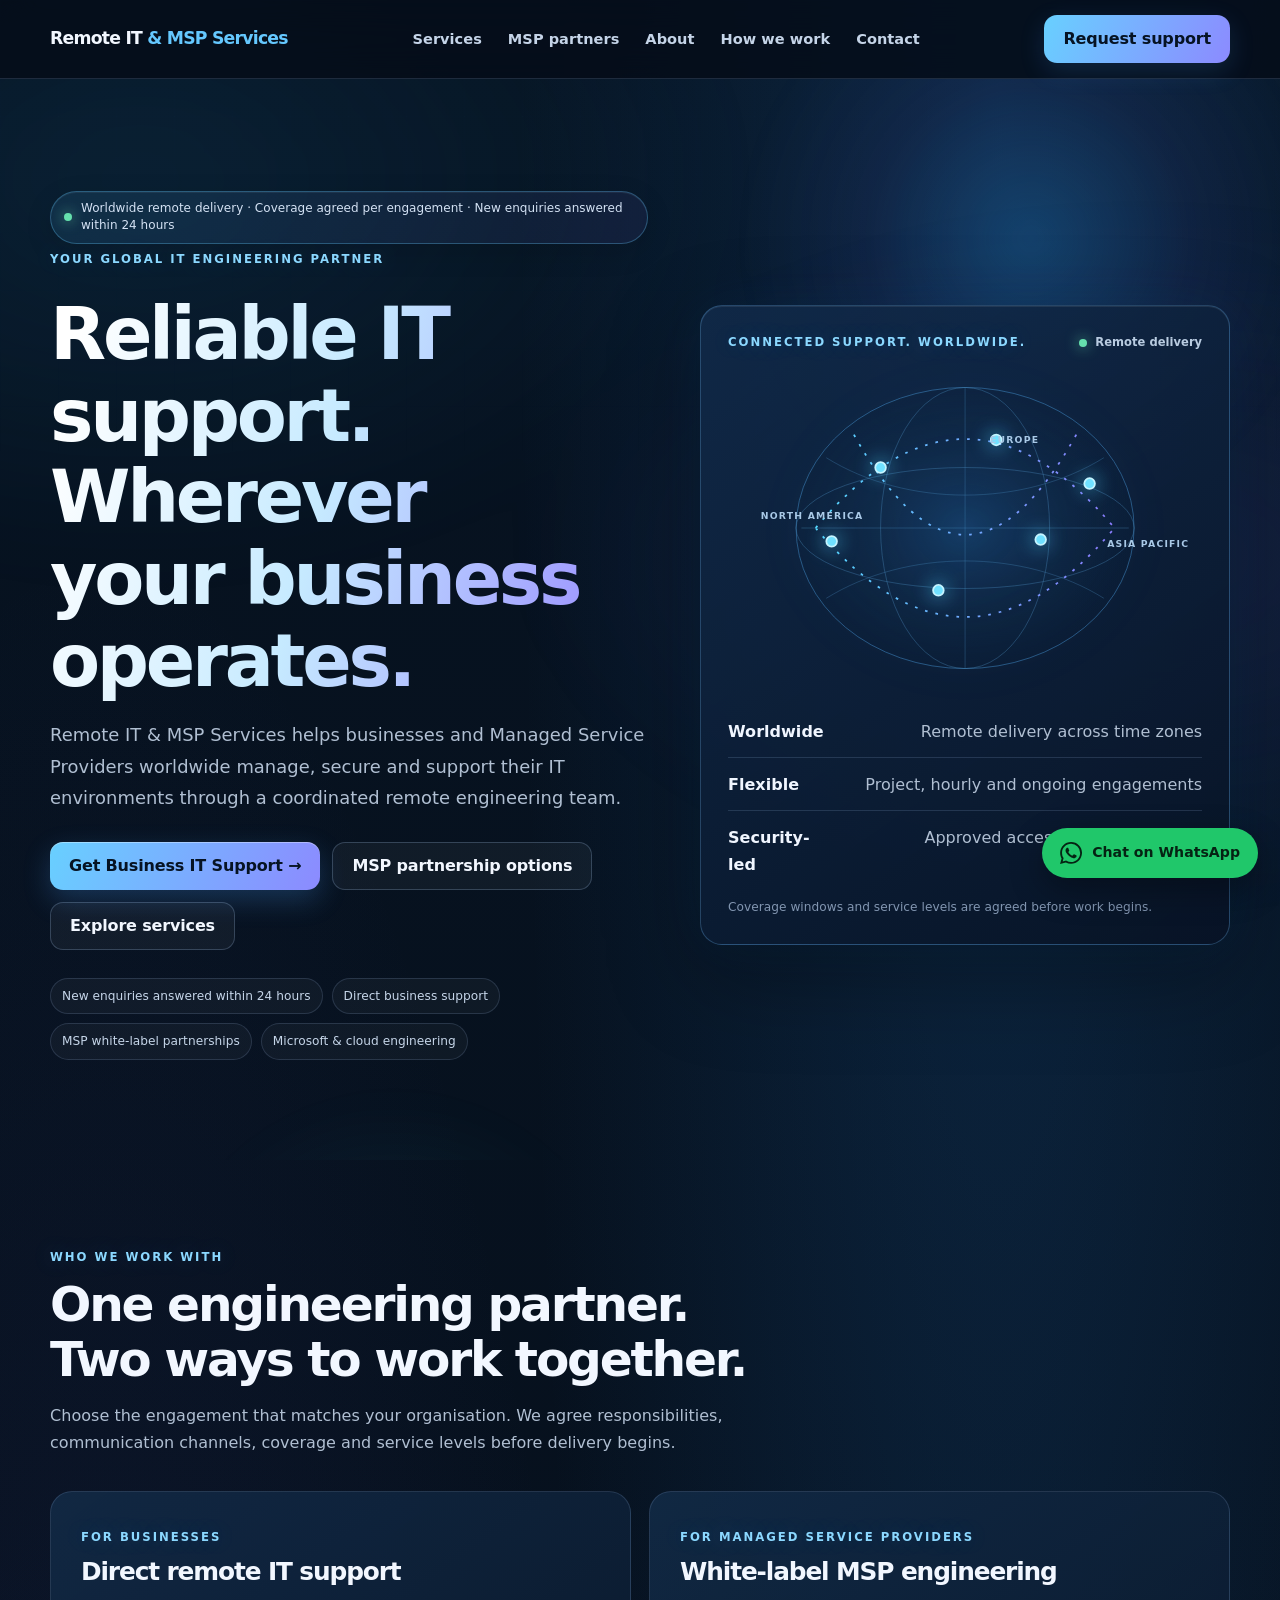
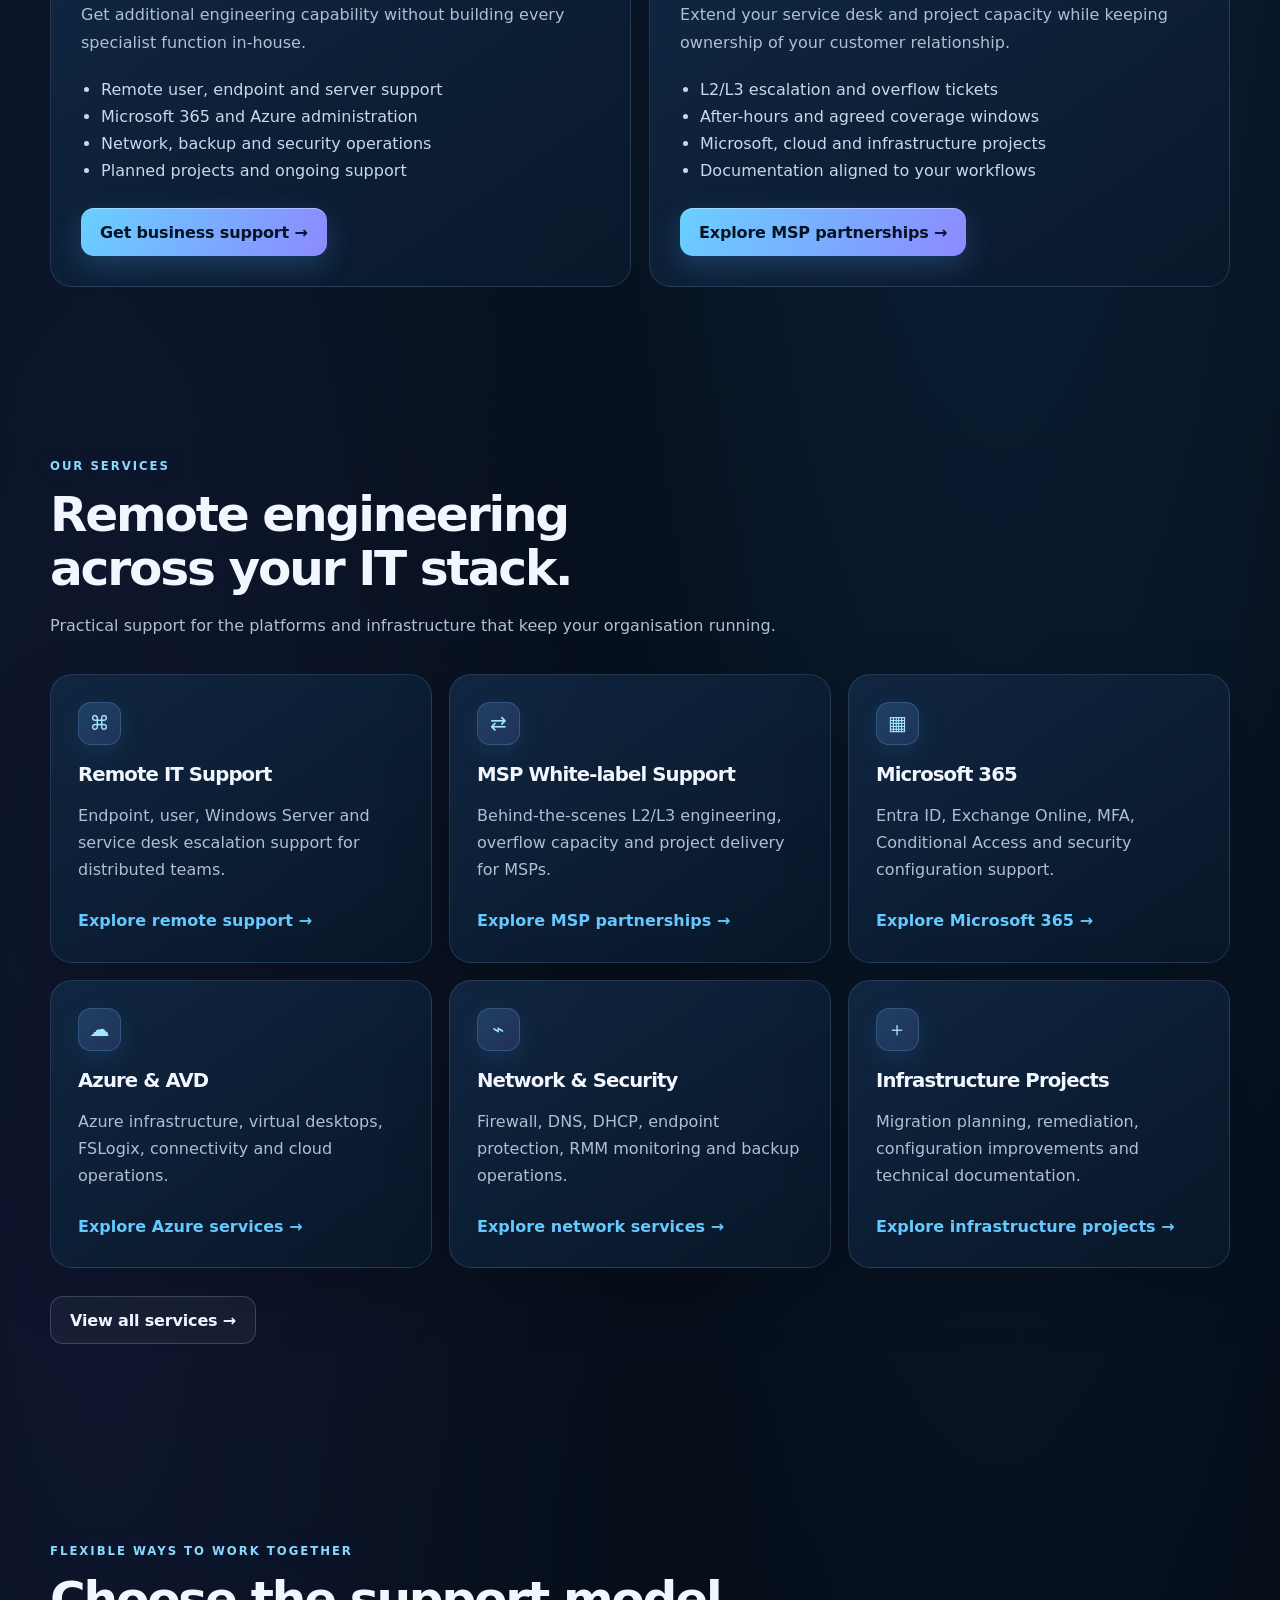
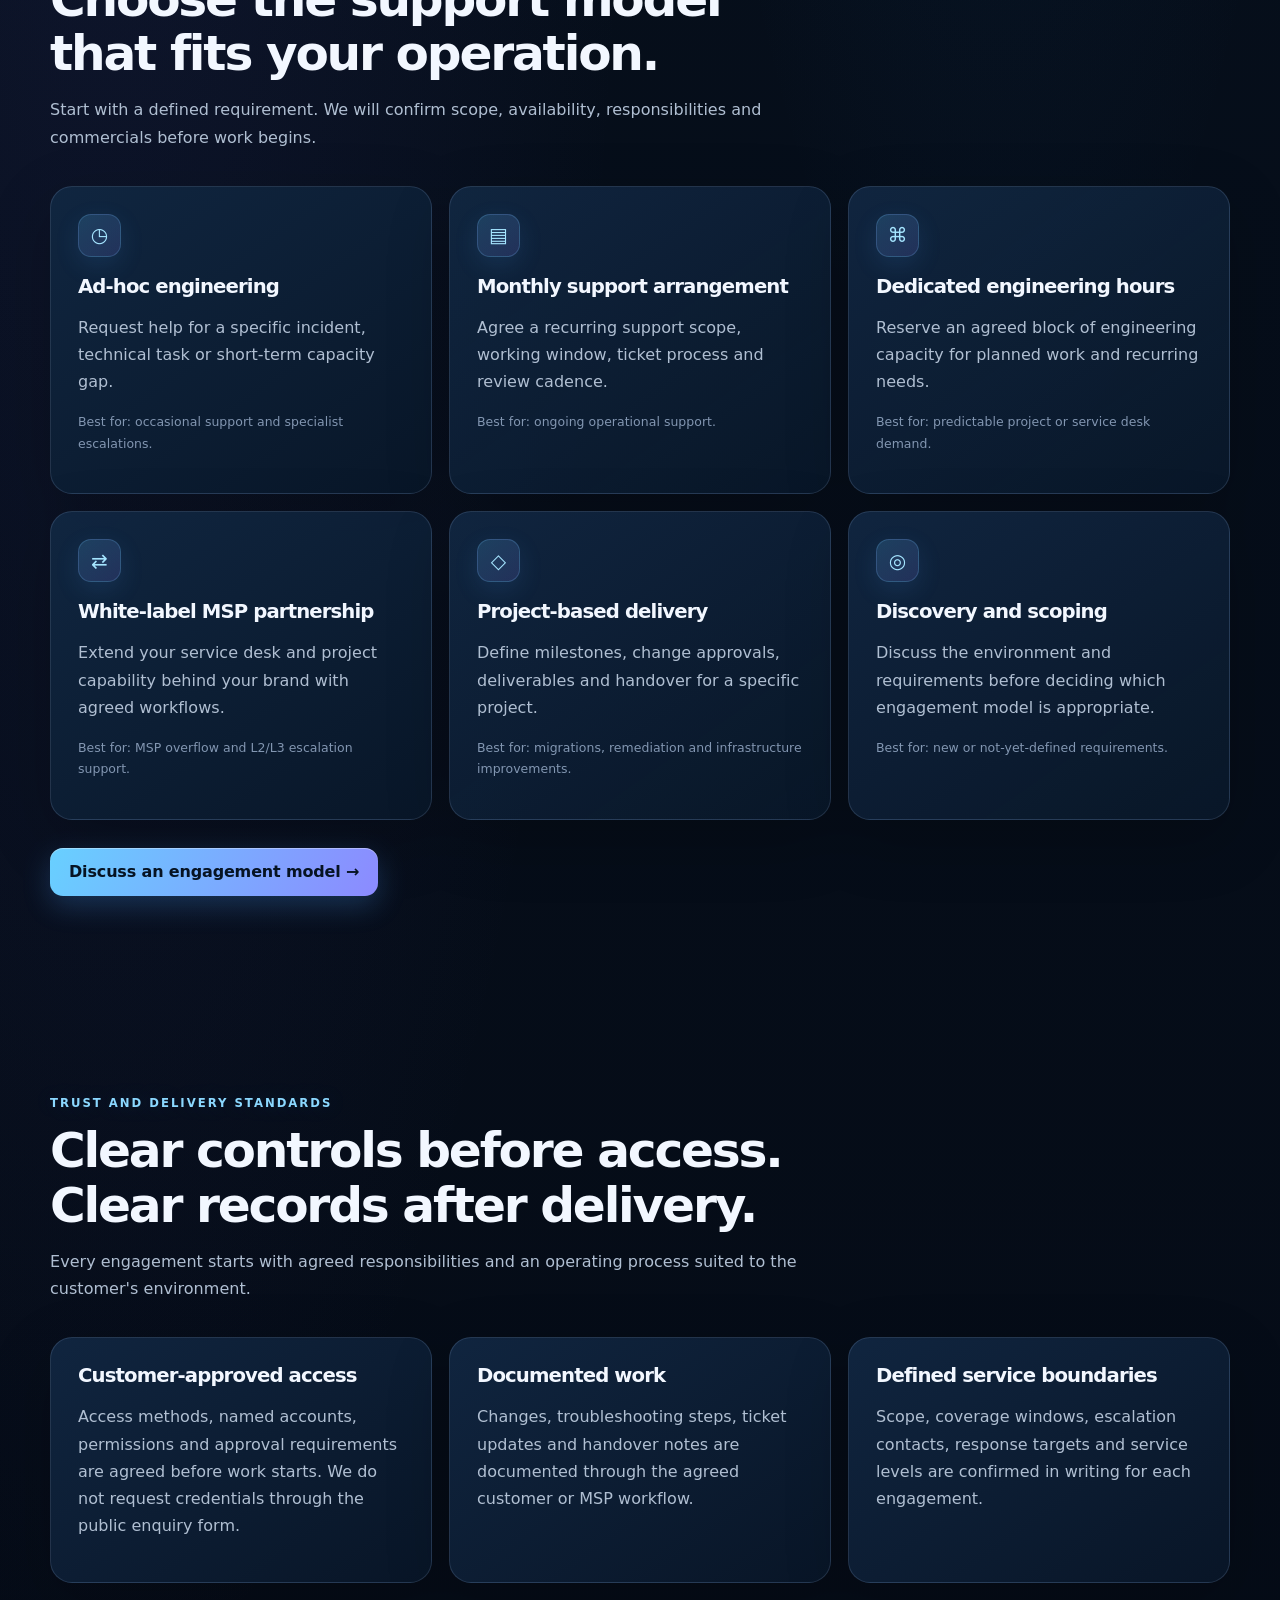
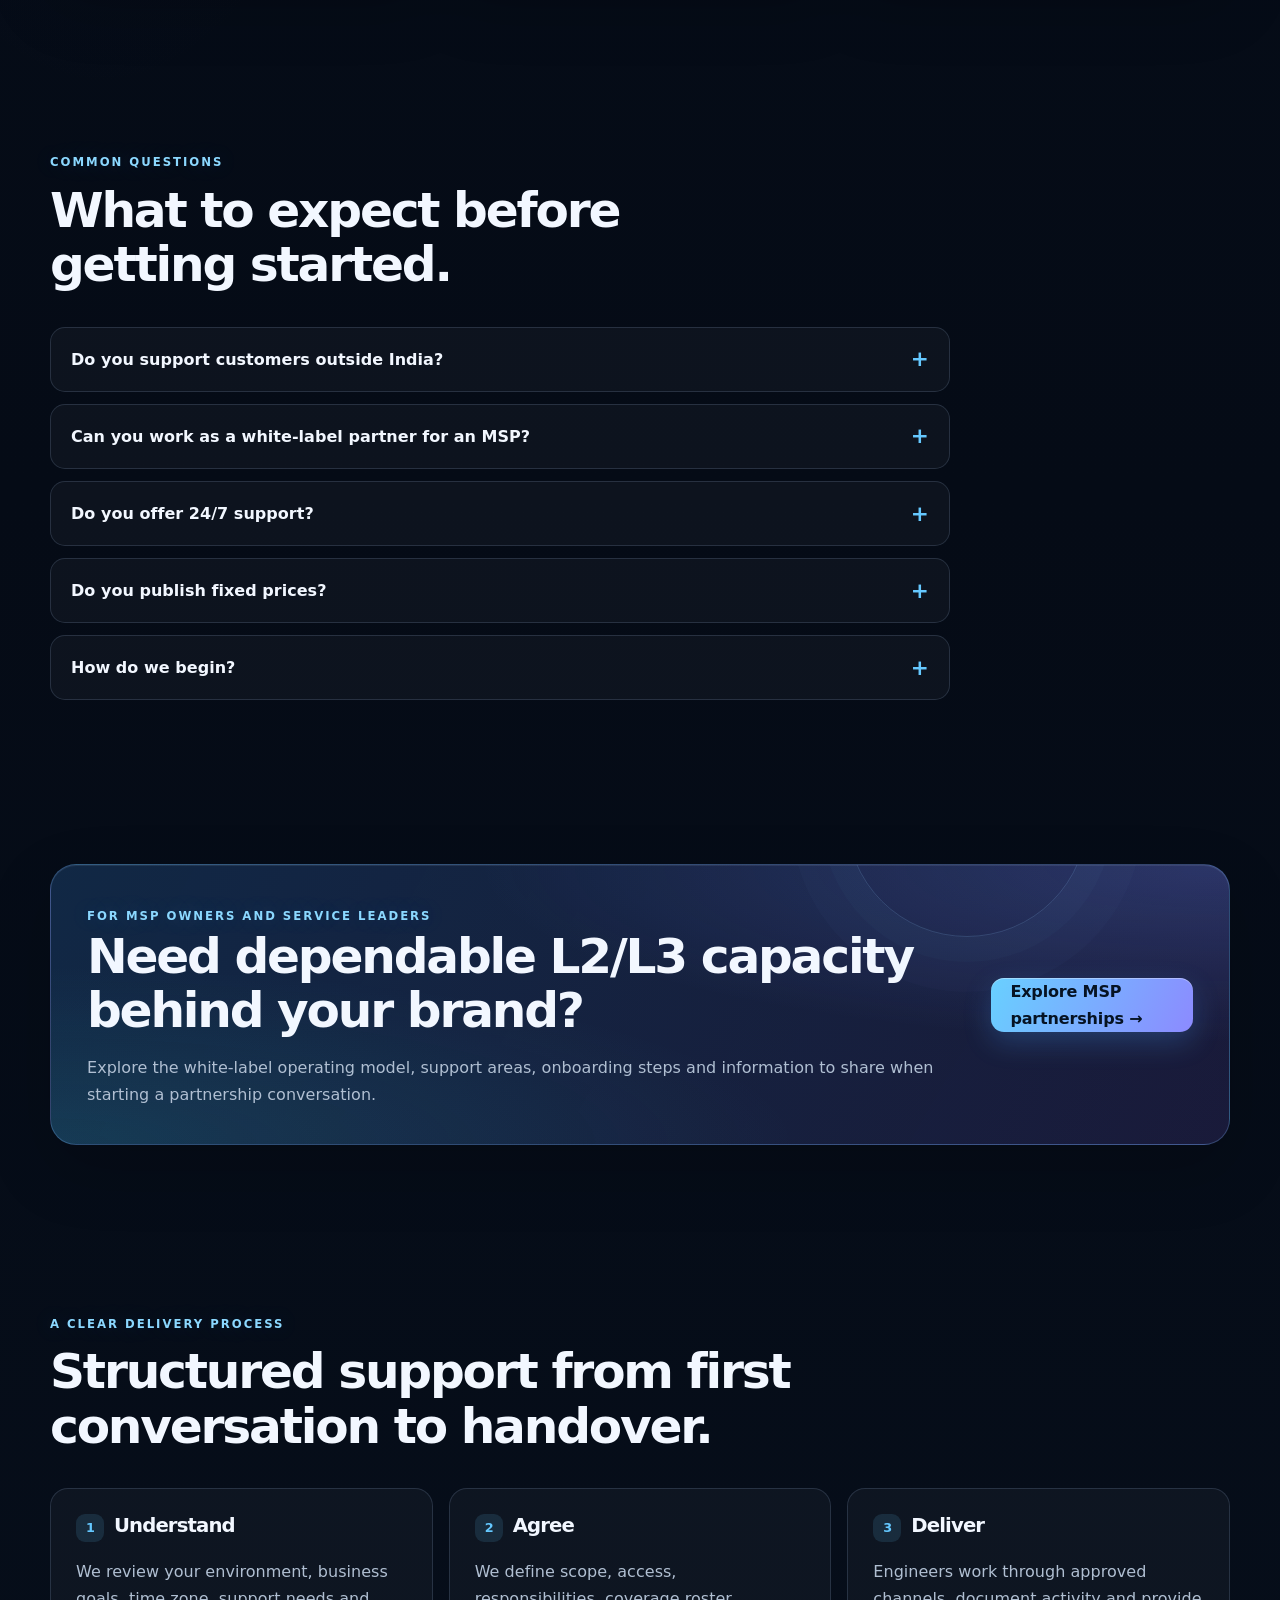
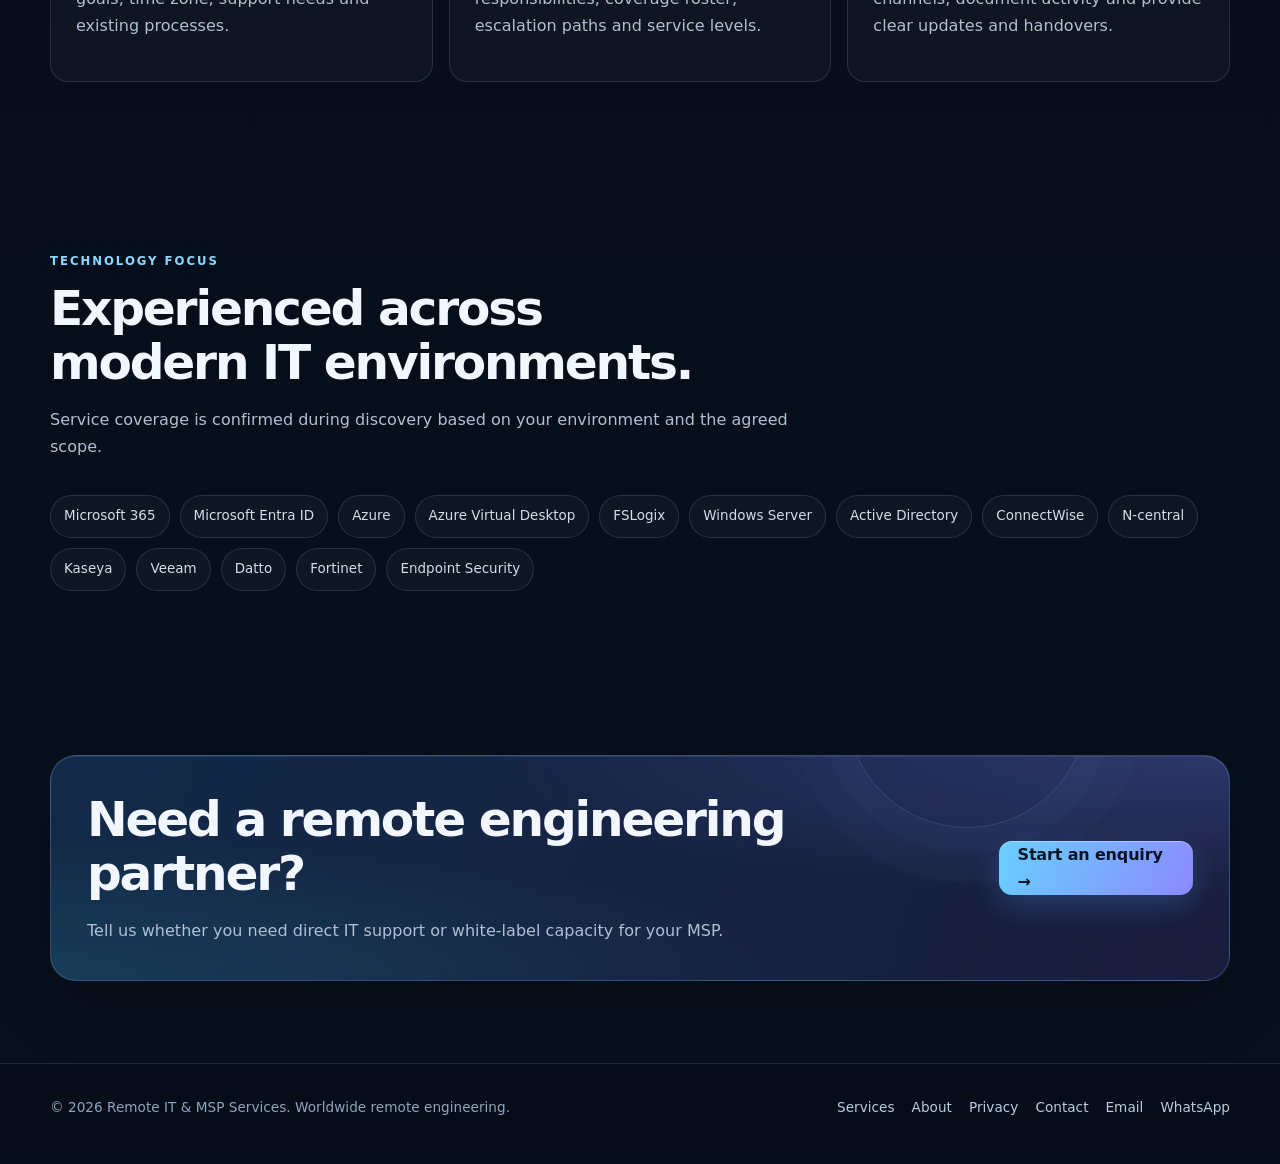
<file: index.html>
<!doctype html>
<html lang="en">
<head>
<meta charset="utf-8">
<meta name="viewport" content="width=device-width,initial-scale=1">
<title>Worldwide Remote IT Support & MSP White-label Engineering | Remote IT & MSP Services</title>
<meta name="description" content="Remote IT support and white-label MSP engineering for businesses and MSPs worldwide. Microsoft 365, Azure, AVD, Windows Server, networking and infrastructure projects.">
<meta name="keywords" content="worldwide remote IT support, MSP white label support, remote MSP engineer, Microsoft 365 support, Azure support, AVD support, L2 L3 IT support">
<meta name="author" content="Remote IT & MSP Services">
<meta name="robots" content="index,follow">
<link rel="canonical" href="https://remote-it-msp-services.abhisheksaini7171.workers.dev/">
<meta property="og:type" content="website">
<meta property="og:title" content="Worldwide Remote IT Support & MSP Engineering">
<meta property="og:description" content="A remote engineering team for businesses and MSP partners worldwide.">
<meta property="og:url" content="https://remote-it-msp-services.abhisheksaini7171.workers.dev/">
<meta name="theme-color" content="#07111f">
<link rel="stylesheet" href="assets/css/site.css">
<script type="application/ld+json">{"@context":"https://schema.org","@type":"ProfessionalService","name":"Remote IT & MSP Services","description":"Worldwide remote IT support and white-label MSP engineering services.","url":"https://remote-it-msp-services.abhisheksaini7171.workers.dev/","email":"abhisheksaini7171@gmail.com","areaServed":"Worldwide","serviceType":["Remote IT Support","MSP White-label Engineering","Microsoft 365 Support","Azure and AVD Support","Network and Infrastructure Support"]}</script>
</head>
<body>
<header class="site-header"><div class="container nav">
<a class="brand" href="index.html">Remote IT <span>& MSP Services</span></a>
<nav class="nav-links" aria-label="Main navigation"><a href="services/">Services</a><a href="msp-partners.html">MSP partners</a><a href="about.html">About</a><a href="#how-we-work">How we work</a><a href="contact.html">Contact</a></nav>
<a class="nav-cta" href="contact.html">Request support</a><button class="menu-toggle" aria-label="Toggle navigation" aria-expanded="false">☰</button>
</div></header>
<main>
<section class="hero"><div class="container hero-grid">
<div><span class="availability"><i></i> Worldwide remote delivery · Coverage agreed per engagement · New enquiries answered within 24 hours</span><span class="eyebrow">Your global IT engineering partner</span>
<h1>Reliable IT support. Wherever your business operates.</h1>
<p class="lead">Remote IT & MSP Services helps businesses and Managed Service Providers worldwide manage, secure and support their IT environments through a coordinated remote engineering team.</p>
<div class="actions"><a class="button primary" href="contact.html?customer=Direct%20business">Get Business IT Support →</a><a class="button secondary" href="msp-partners.html">MSP partnership options</a><a class="button secondary" href="services/">Explore services</a></div>
<div class="proof"><span>New enquiries answered within 24 hours</span><span>Direct business support</span><span>MSP white-label partnerships</span><span>Microsoft & cloud engineering</span></div>
</div>
<aside class="hero-panel global-panel"><div class="panel-topline"><span class="eyebrow">Connected support. Worldwide.</span><span class="live-indicator"><i></i> Remote delivery</span></div><div class="globe-wrap" aria-label="Illustration of a connected global network"><svg class="global-globe" viewBox="0 0 560 390" role="img" aria-labelledby="globe-title"><title id="globe-title">Global network connections</title><defs><radialGradient id="globeFill"><stop offset="0" stop-color="#1c5790" stop-opacity=".45"/><stop offset="1" stop-color="#07172b" stop-opacity=".08"/></radialGradient><linearGradient id="arcStroke"><stop stop-color="#54d9ff"/><stop offset="1" stop-color="#8b7cff"/></linearGradient></defs><ellipse cx="280" cy="190" rx="190" ry="158" fill="url(#globeFill)" stroke="#3e83bb" stroke-opacity=".65"/><ellipse cx="280" cy="190" rx="95" ry="158" fill="none" stroke="#4d91c4" stroke-opacity=".4"/><ellipse cx="280" cy="190" rx="190" ry="68" fill="none" stroke="#4d91c4" stroke-opacity=".4"/><path d="M96 190h368M280 32v316M124 111c90 56 222 56 312 0M124 269c90-56 222-56 312 0" fill="none" stroke="#4d91c4" stroke-opacity=".35"/><path class="orbit-line" d="M112 190Q280 -10 448 190M112 190Q280 390 448 190M155 85Q280 310 405 85" fill="none" stroke="url(#arcStroke)" stroke-width="2" stroke-dasharray="5 8"/><g class="map-nodes"><circle cx="185" cy="122" r="6"/><circle cx="315" cy="91" r="6"/><circle cx="365" cy="203" r="6"/><circle cx="250" cy="260" r="6"/><circle cx="130" cy="205" r="6"/><circle cx="420" cy="140" r="6"/></g></svg><span class="map-label label-na">NORTH AMERICA</span><span class="map-label label-eu">EUROPE</span><span class="map-label label-apac">ASIA PACIFIC</span></div><div class="coverage-list"><div class="coverage-row"><strong>Worldwide</strong><span>Remote delivery across time zones</span></div><div class="coverage-row"><strong>Flexible</strong><span>Project, hourly and ongoing engagements</span></div><div class="coverage-row"><strong>Security-led</strong><span>Approved access and documented changes</span></div></div><p class="panel-footnote">Coverage windows and service levels are agreed before work begins.</p></aside>
</div></section>
<section class="section container"><div class="section-head"><span class="eyebrow">Who we work with</span><h2>One engineering partner. Two ways to work together.</h2><p>Choose the engagement that matches your organisation. We agree responsibilities, communication channels, coverage and service levels before delivery begins.</p></div>
<div class="split"><article class="audience"><span class="eyebrow">For businesses</span><h3>Direct remote IT support</h3><p class="muted">Get additional engineering capability without building every specialist function in-house.</p><ul><li>Remote user, endpoint and server support</li><li>Microsoft 365 and Azure administration</li><li>Network, backup and security operations</li><li>Planned projects and ongoing support</li></ul><a class="button primary" href="contact.html?customer=Direct%20business">Get business support →</a></article>
<article class="audience"><span class="eyebrow">For managed service providers</span><h3>White-label MSP engineering</h3><p class="muted">Extend your service desk and project capacity while keeping ownership of your customer relationship.</p><ul><li>L2/L3 escalation and overflow tickets</li><li>After-hours and agreed coverage windows</li><li>Microsoft, cloud and infrastructure projects</li><li>Documentation aligned to your workflows</li></ul><a class="button primary" href="msp-partners.html">Explore MSP partnerships →</a></article></div>
</section>
<section class="section container"><div class="section-head"><span class="eyebrow">Our services</span><h2>Remote engineering across your IT stack.</h2><p>Practical support for the platforms and infrastructure that keep your organisation running.</p></div>
<div class="grid"><article class="card"><div class="icon">⌘</div><h3>Remote IT Support</h3><p>Endpoint, user, Windows Server and service desk escalation support for distributed teams.</p><a href="services/remote-it-support.html">Explore remote support →</a></article>
<article class="card"><div class="icon">⇄</div><h3>MSP White-label Support</h3><p>Behind-the-scenes L2/L3 engineering, overflow capacity and project delivery for MSPs.</p><a href="services/msp-white-label-support.html">Explore MSP partnerships →</a></article>
<article class="card"><div class="icon">▦</div><h3>Microsoft 365</h3><p>Entra ID, Exchange Online, MFA, Conditional Access and security configuration support.</p><a href="services/microsoft-365.html">Explore Microsoft 365 →</a></article>
<article class="card"><div class="icon">☁</div><h3>Azure & AVD</h3><p>Azure infrastructure, virtual desktops, FSLogix, connectivity and cloud operations.</p><a href="services/azure-cloud.html">Explore Azure services →</a></article>
<article class="card"><div class="icon">⌁</div><h3>Network & Security</h3><p>Firewall, DNS, DHCP, endpoint protection, RMM monitoring and backup operations.</p><a href="services/network-security.html">Explore network services →</a></article>
<article class="card"><div class="icon">＋</div><h3>Infrastructure Projects</h3><p>Migration planning, remediation, configuration improvements and technical documentation.</p><a href="services/infrastructure-projects.html">Explore infrastructure projects →</a></article></div>
<div class="actions"><a class="button secondary" href="services/">View all services →</a></div>
</section>
<section class="section container" id="engagement-models"><div class="section-head"><span class="eyebrow">Flexible ways to work together</span><h2>Choose the support model that fits your operation.</h2><p>Start with a defined requirement. We will confirm scope, availability, responsibilities and commercials before work begins.</p></div><div class="grid"><article class="card"><div class="icon">◷</div><h3>Ad-hoc engineering</h3><p>Request help for a specific incident, technical task or short-term capacity gap.</p><p class="note">Best for: occasional support and specialist escalations.</p></article><article class="card"><div class="icon">▤</div><h3>Monthly support arrangement</h3><p>Agree a recurring support scope, working window, ticket process and review cadence.</p><p class="note">Best for: ongoing operational support.</p></article><article class="card"><div class="icon">⌘</div><h3>Dedicated engineering hours</h3><p>Reserve an agreed block of engineering capacity for planned work and recurring needs.</p><p class="note">Best for: predictable project or service desk demand.</p></article><article class="card"><div class="icon">⇄</div><h3>White-label MSP partnership</h3><p>Extend your service desk and project capability behind your brand with agreed workflows.</p><p class="note">Best for: MSP overflow and L2/L3 escalation support.</p></article><article class="card"><div class="icon">◇</div><h3>Project-based delivery</h3><p>Define milestones, change approvals, deliverables and handover for a specific project.</p><p class="note">Best for: migrations, remediation and infrastructure improvements.</p></article><article class="card"><div class="icon">◎</div><h3>Discovery and scoping</h3><p>Discuss the environment and requirements before deciding which engagement model is appropriate.</p><p class="note">Best for: new or not-yet-defined requirements.</p></article></div><div class="actions"><a class="button primary" href="contact.html?engagement=Discovery">Discuss an engagement model →</a></div></section>
<section class="section container"><div class="section-head"><span class="eyebrow">Trust and delivery standards</span><h2>Clear controls before access. Clear records after delivery.</h2><p>Every engagement starts with agreed responsibilities and an operating process suited to the customer's environment.</p></div><div class="grid"><article class="card"><h3>Customer-approved access</h3><p>Access methods, named accounts, permissions and approval requirements are agreed before work starts. We do not request credentials through the public enquiry form.</p></article><article class="card"><h3>Documented work</h3><p>Changes, troubleshooting steps, ticket updates and handover notes are documented through the agreed customer or MSP workflow.</p></article><article class="card"><h3>Defined service boundaries</h3><p>Scope, coverage windows, escalation contacts, response targets and service levels are confirmed in writing for each engagement.</p></article></div></section>
<section class="section container" id="common-questions"><div class="section-head"><span class="eyebrow">Common questions</span><h2>What to expect before getting started.</h2></div><div class="faq-list"><details><summary>Do you support customers outside India?</summary><p>Yes. The service is designed for worldwide remote delivery. Time zones, coverage windows and service responsibilities are agreed for each engagement.</p></details><details><summary>Can you work as a white-label partner for an MSP?</summary><p>Yes. We can discuss agreed ticket queues, escalation processes, documentation standards, customer communication rules and project support behind your brand.</p></details><details><summary>Do you offer 24/7 support?</summary><p>24/7 engineering coverage can be discussed by team arrangement and is subject to the agreed scope, roster and service-level terms. It is not an automatic or unconditional coverage promise.</p></details><details><summary>Do you publish fixed prices?</summary><p>Pricing depends on the support scope, skills required, coverage window and engagement model. We discuss the requirement and provide a proposal before work begins.</p></details><details><summary>How do we begin?</summary><p>Send an enquiry with a high-level description of your environment and needs. The team aims to respond to new enquiries within 24 hours to discuss next steps.</p></details></div></section>
<section class="section container"><div class="band"><div><span class="eyebrow">For MSP owners and service leaders</span><h2>Need dependable L2/L3 capacity behind your brand?</h2><p>Explore the white-label operating model, support areas, onboarding steps and information to share when starting a partnership conversation.</p></div><a class="button primary" href="msp-partners.html">Explore MSP partnerships →</a></div></section>
<section class="section container" id="how-we-work"><div class="section-head"><span class="eyebrow">A clear delivery process</span><h2>Structured support from first conversation to handover.</h2></div>
<div class="steps"><article class="step"><h3>Understand</h3><p class="muted">We review your environment, business goals, time zone, support needs and existing processes.</p></article><article class="step"><h3>Agree</h3><p class="muted">We define scope, access, responsibilities, coverage roster, escalation paths and service levels.</p></article><article class="step"><h3>Deliver</h3><p class="muted">Engineers work through approved channels, document activity and provide clear updates and handovers.</p></article></div>
</section>
<section class="section container"><div class="section-head"><span class="eyebrow">Technology focus</span><h2>Experienced across modern IT environments.</h2><p>Service coverage is confirmed during discovery based on your environment and the agreed scope.</p></div><div class="tags"><span class="tag">Microsoft 365</span><span class="tag">Microsoft Entra ID</span><span class="tag">Azure</span><span class="tag">Azure Virtual Desktop</span><span class="tag">FSLogix</span><span class="tag">Windows Server</span><span class="tag">Active Directory</span><span class="tag">ConnectWise</span><span class="tag">N-central</span><span class="tag">Kaseya</span><span class="tag">Veeam</span><span class="tag">Datto</span><span class="tag">Fortinet</span><span class="tag">Endpoint Security</span></div></section>
<section class="section container"><div class="band"><div><h2>Need a remote engineering partner?</h2><p>Tell us whether you need direct IT support or white-label capacity for your MSP.</p></div><a class="button primary" href="contact.html">Start an enquiry →</a></div></section>
</main>
<footer class="site-footer"><div class="container footer-row"><span>© 2026 Remote IT & MSP Services. Worldwide remote engineering.</span><div class="footer-links"><a href="services/">Services</a><a href="about.html">About</a><a href="privacy.html">Privacy</a><a href="contact.html">Contact</a><a href="mailto:abhisheksaini7171@gmail.com">Email</a><a href="https://wa.me/919055121420" target="_blank" rel="noopener noreferrer">WhatsApp</a></div></div></footer>
<script src="assets/js/site.js"></script>
</body></html>
</file>
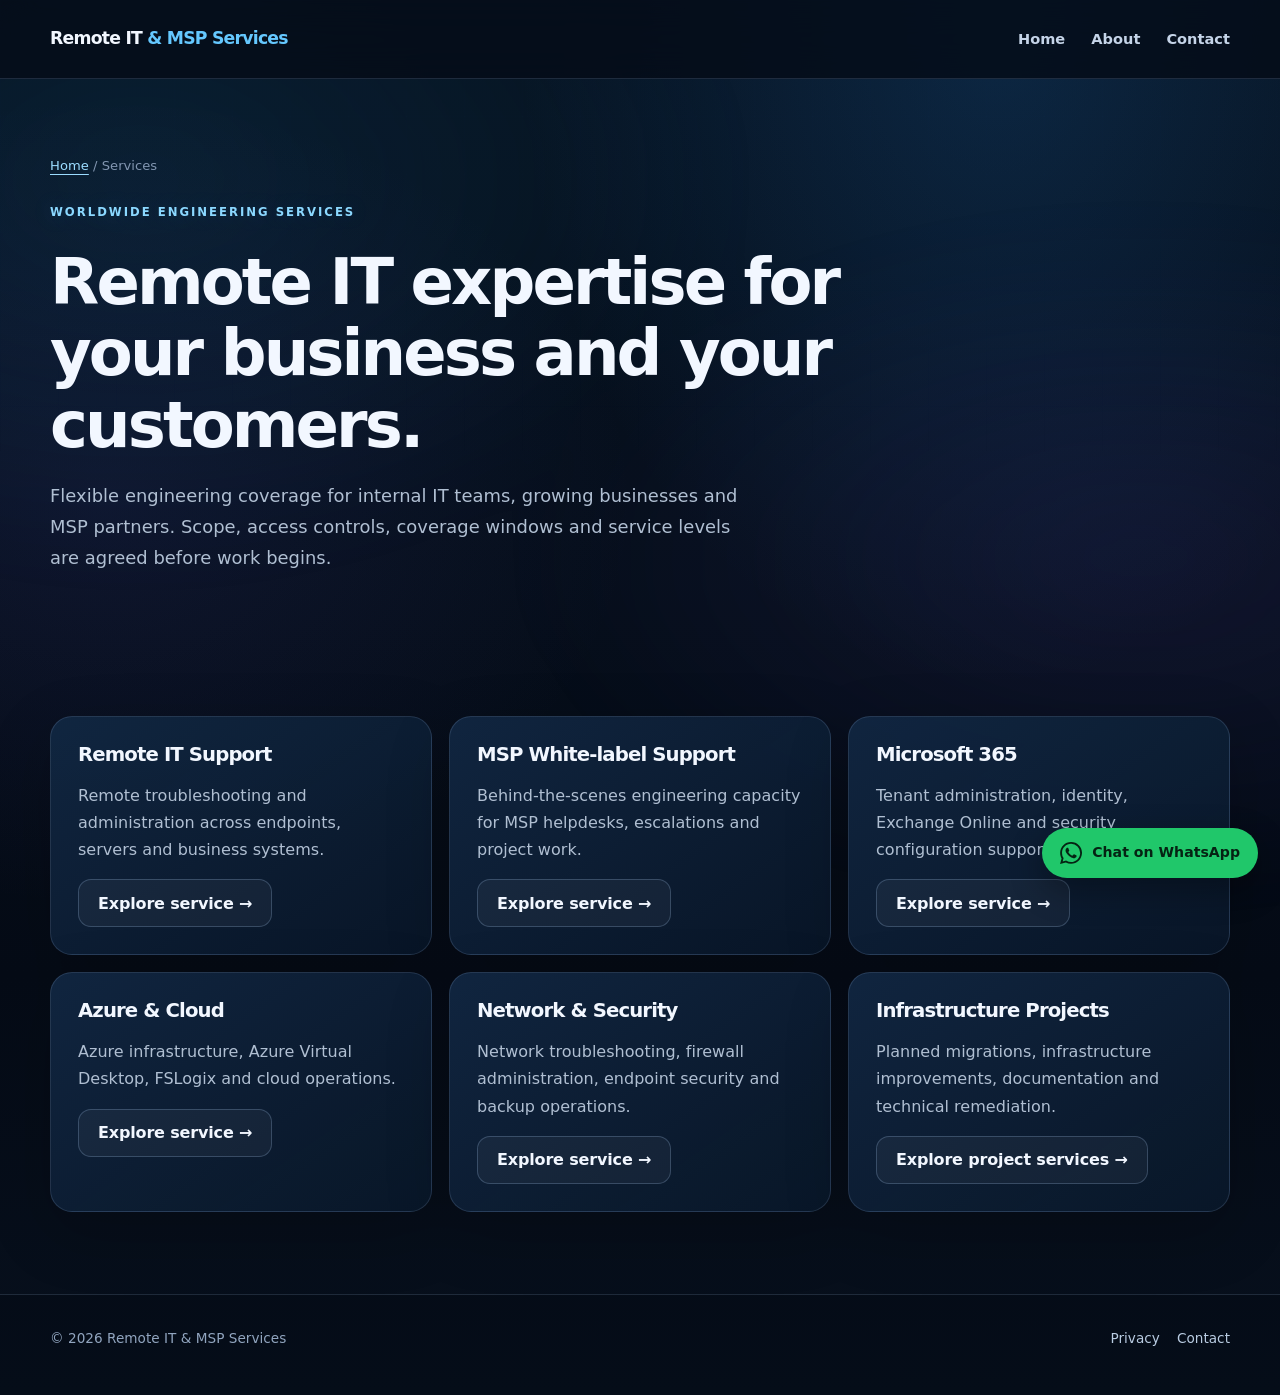
<file: services/index.html>
<!doctype html><html lang="en"><head><meta charset="utf-8"><meta name="viewport" content="width=device-width,initial-scale=1"><title>Remote IT & MSP Services | Global Service Catalogue</title><meta name="description" content="Worldwide remote IT support, MSP white-label engineering, Microsoft 365, Azure, AVD, Windows Server and network services."><link rel="canonical" href="https://remote-it-msp-services.abhisheksaini7171.workers.dev/services/"><link rel="stylesheet" href="../assets/css/site.css"></head><body><header class="site-header"><div class="container nav"><a class="brand" href="../index.html">Remote IT <span>& MSP Services</span></a><nav class="nav-links"><a href="../index.html">Home</a><a href="../about.html">About</a><a href="../contact.html">Contact</a></nav><button class="menu-toggle" aria-expanded="false" aria-label="Toggle menu">☰</button></div></header><main><section class="page-hero container"><div class="breadcrumbs"><a href="../index.html">Home</a> / Services</div><span class="eyebrow">Worldwide engineering services</span><h1>Remote IT expertise for your business and your customers.</h1><p class="lead">Flexible engineering coverage for internal IT teams, growing businesses and MSP partners. Scope, access controls, coverage windows and service levels are agreed before work begins.</p></section><section class="section container"><div class="grid"><article class="card"><h3>Remote IT Support</h3><p>Remote troubleshooting and administration across endpoints, servers and business systems.</p><a class="button secondary" href="remote-it-support.html">Explore service →</a></article><article class="card"><h3>MSP White-label Support</h3><p>Behind-the-scenes engineering capacity for MSP helpdesks, escalations and project work.</p><a class="button secondary" href="msp-white-label-support.html">Explore service →</a></article><article class="card"><h3>Microsoft 365</h3><p>Tenant administration, identity, Exchange Online and security configuration support.</p><a class="button secondary" href="microsoft-365.html">Explore service →</a></article><article class="card"><h3>Azure & Cloud</h3><p>Azure infrastructure, Azure Virtual Desktop, FSLogix and cloud operations.</p><a class="button secondary" href="azure-cloud.html">Explore service →</a></article><article class="card"><h3>Network & Security</h3><p>Network troubleshooting, firewall administration, endpoint security and backup operations.</p><a class="button secondary" href="network-security.html">Explore service →</a></article><article class="card"><h3>Infrastructure Projects</h3><p>Planned migrations, infrastructure improvements, documentation and technical remediation.</p><a class="button secondary" href="infrastructure-projects.html">Explore project services →</a></article></div></section></main><footer class="site-footer"><div class="container footer-row"><span>© 2026 Remote IT & MSP Services</span><div class="footer-links"><a href="../privacy.html">Privacy</a><a href="../contact.html">Contact</a></div></div></footer><script src="../assets/js/site.js"></script></body></html>
</file>
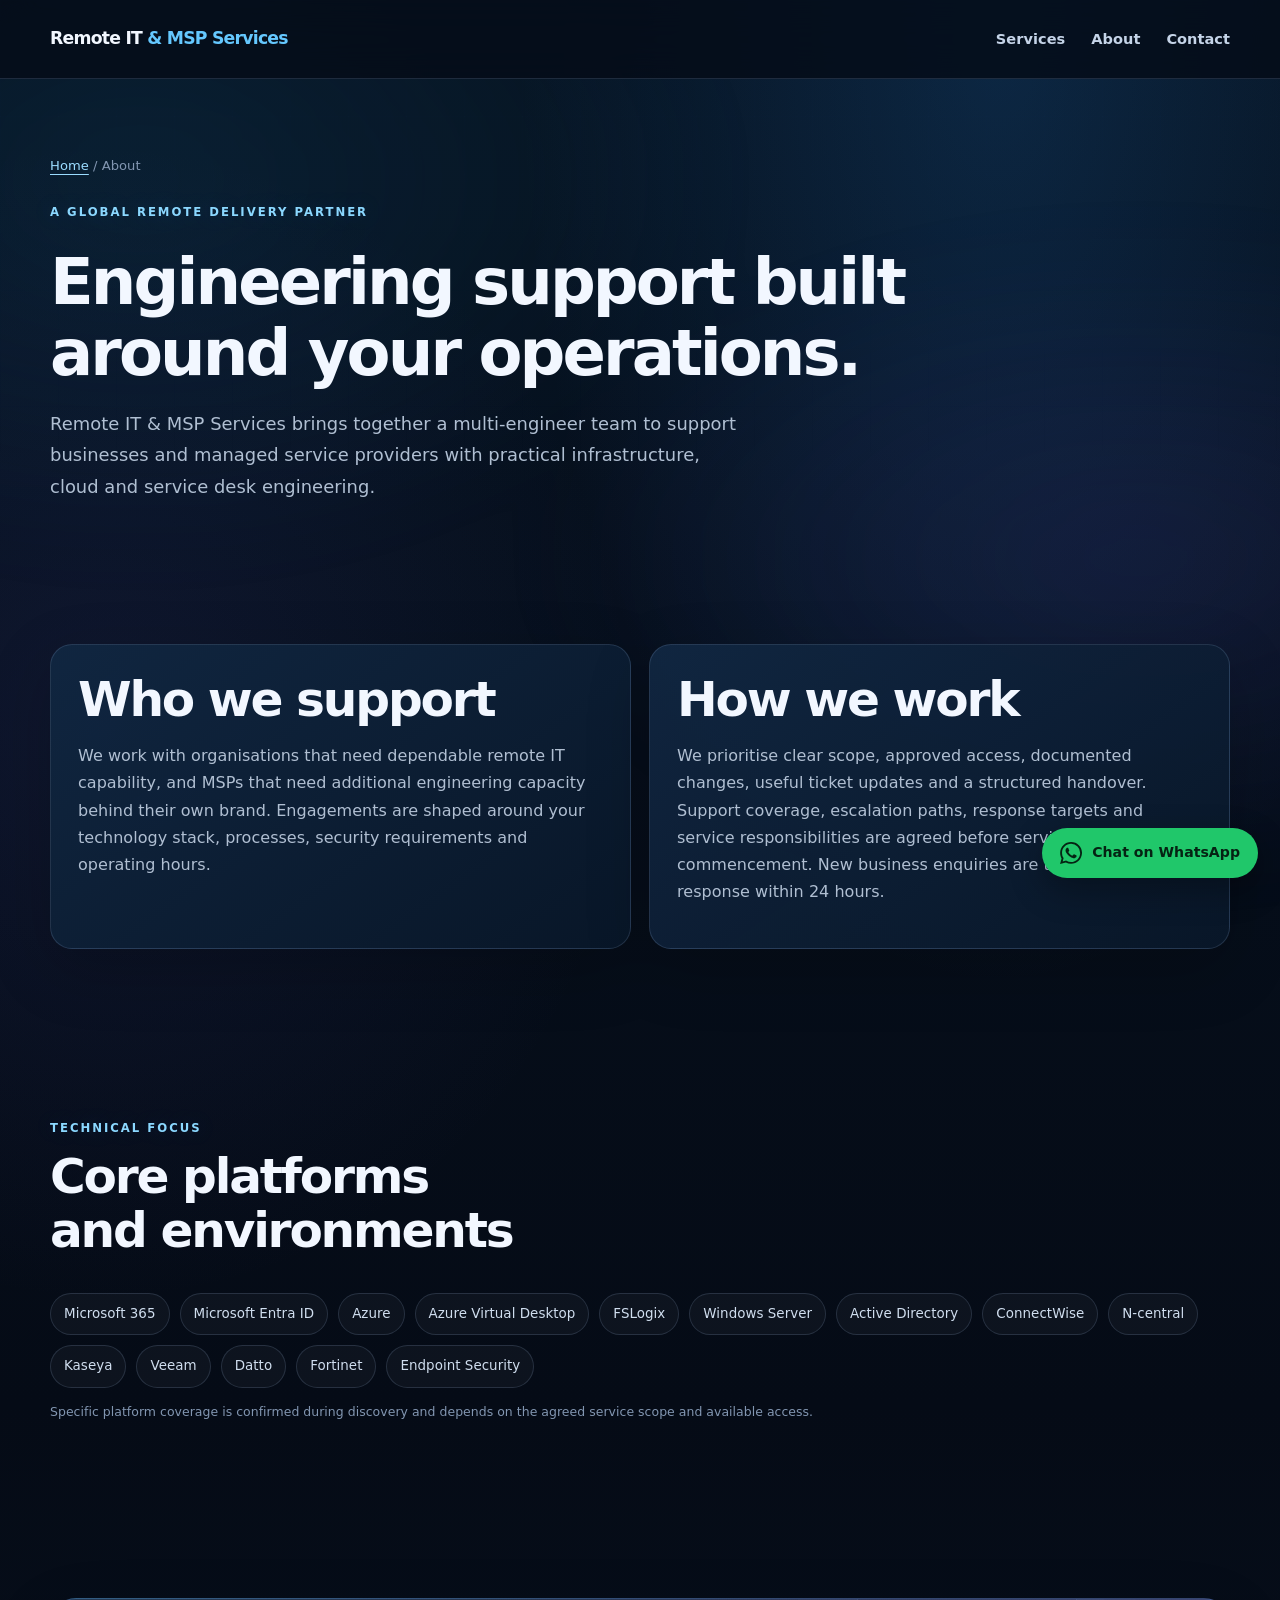
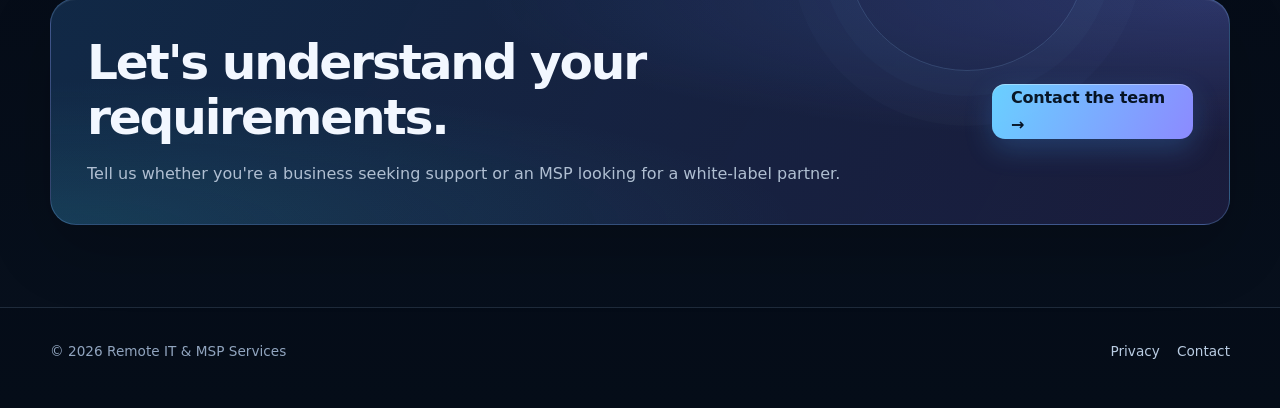
<file: about.html>
<!doctype html><html lang="en"><head><meta charset="utf-8"><meta name="viewport" content="width=device-width,initial-scale=1"><title>About Remote IT & MSP Services | Global Remote Engineering Team</title><meta name="description" content="Remote IT & MSP Services is a remote engineering team supporting businesses and MSP partners worldwide."><link rel="canonical" href="https://remote-it-msp-services.abhisheksaini7171.workers.dev/about.html"><link rel="stylesheet" href="assets/css/site.css"></head><body><header class="site-header"><div class="container nav"><a class="brand" href="index.html">Remote IT <span>& MSP Services</span></a><nav class="nav-links"><a href="services/">Services</a><a href="about.html">About</a><a href="contact.html">Contact</a></nav><button class="menu-toggle" aria-expanded="false" aria-label="Toggle menu">☰</button></div></header><main><section class="page-hero container"><div class="breadcrumbs"><a href="index.html">Home</a> / About</div><span class="eyebrow">A global remote delivery partner</span><h1>Engineering support built around your operations.</h1><p class="lead">Remote IT & MSP Services brings together a multi-engineer team to support businesses and managed service providers with practical infrastructure, cloud and service desk engineering.</p></section><section class="section container"><div class="split"><article class="card"><h2>Who we support</h2><p>We work with organisations that need dependable remote IT capability, and MSPs that need additional engineering capacity behind their own brand. Engagements are shaped around your technology stack, processes, security requirements and operating hours.</p></article><article class="card"><h2>How we work</h2><p>We prioritise clear scope, approved access, documented changes, useful ticket updates and a structured handover. Support coverage, escalation paths, response targets and service responsibilities are agreed before service commencement. New business enquiries are targeted for a response within 24 hours.</p></article></div></section><section class="section container"><div class="section-head"><span class="eyebrow">Technical focus</span><h2>Core platforms and environments</h2></div><div class="tags"><span class="tag">Microsoft 365</span><span class="tag">Microsoft Entra ID</span><span class="tag">Azure</span><span class="tag">Azure Virtual Desktop</span><span class="tag">FSLogix</span><span class="tag">Windows Server</span><span class="tag">Active Directory</span><span class="tag">ConnectWise</span><span class="tag">N-central</span><span class="tag">Kaseya</span><span class="tag">Veeam</span><span class="tag">Datto</span><span class="tag">Fortinet</span><span class="tag">Endpoint Security</span></div><p class="note">Specific platform coverage is confirmed during discovery and depends on the agreed service scope and available access.</p></section><section class="section container"><div class="band"><div><h2>Let's understand your requirements.</h2><p>Tell us whether you're a business seeking support or an MSP looking for a white-label partner.</p></div><a class="button primary" href="contact.html">Contact the team →</a></div></section></main><footer class="site-footer"><div class="container footer-row"><span>© 2026 Remote IT & MSP Services</span><div class="footer-links"><a href="privacy.html">Privacy</a><a href="contact.html">Contact</a></div></div></footer><script src="assets/js/site.js"></script></body></html>
</file>
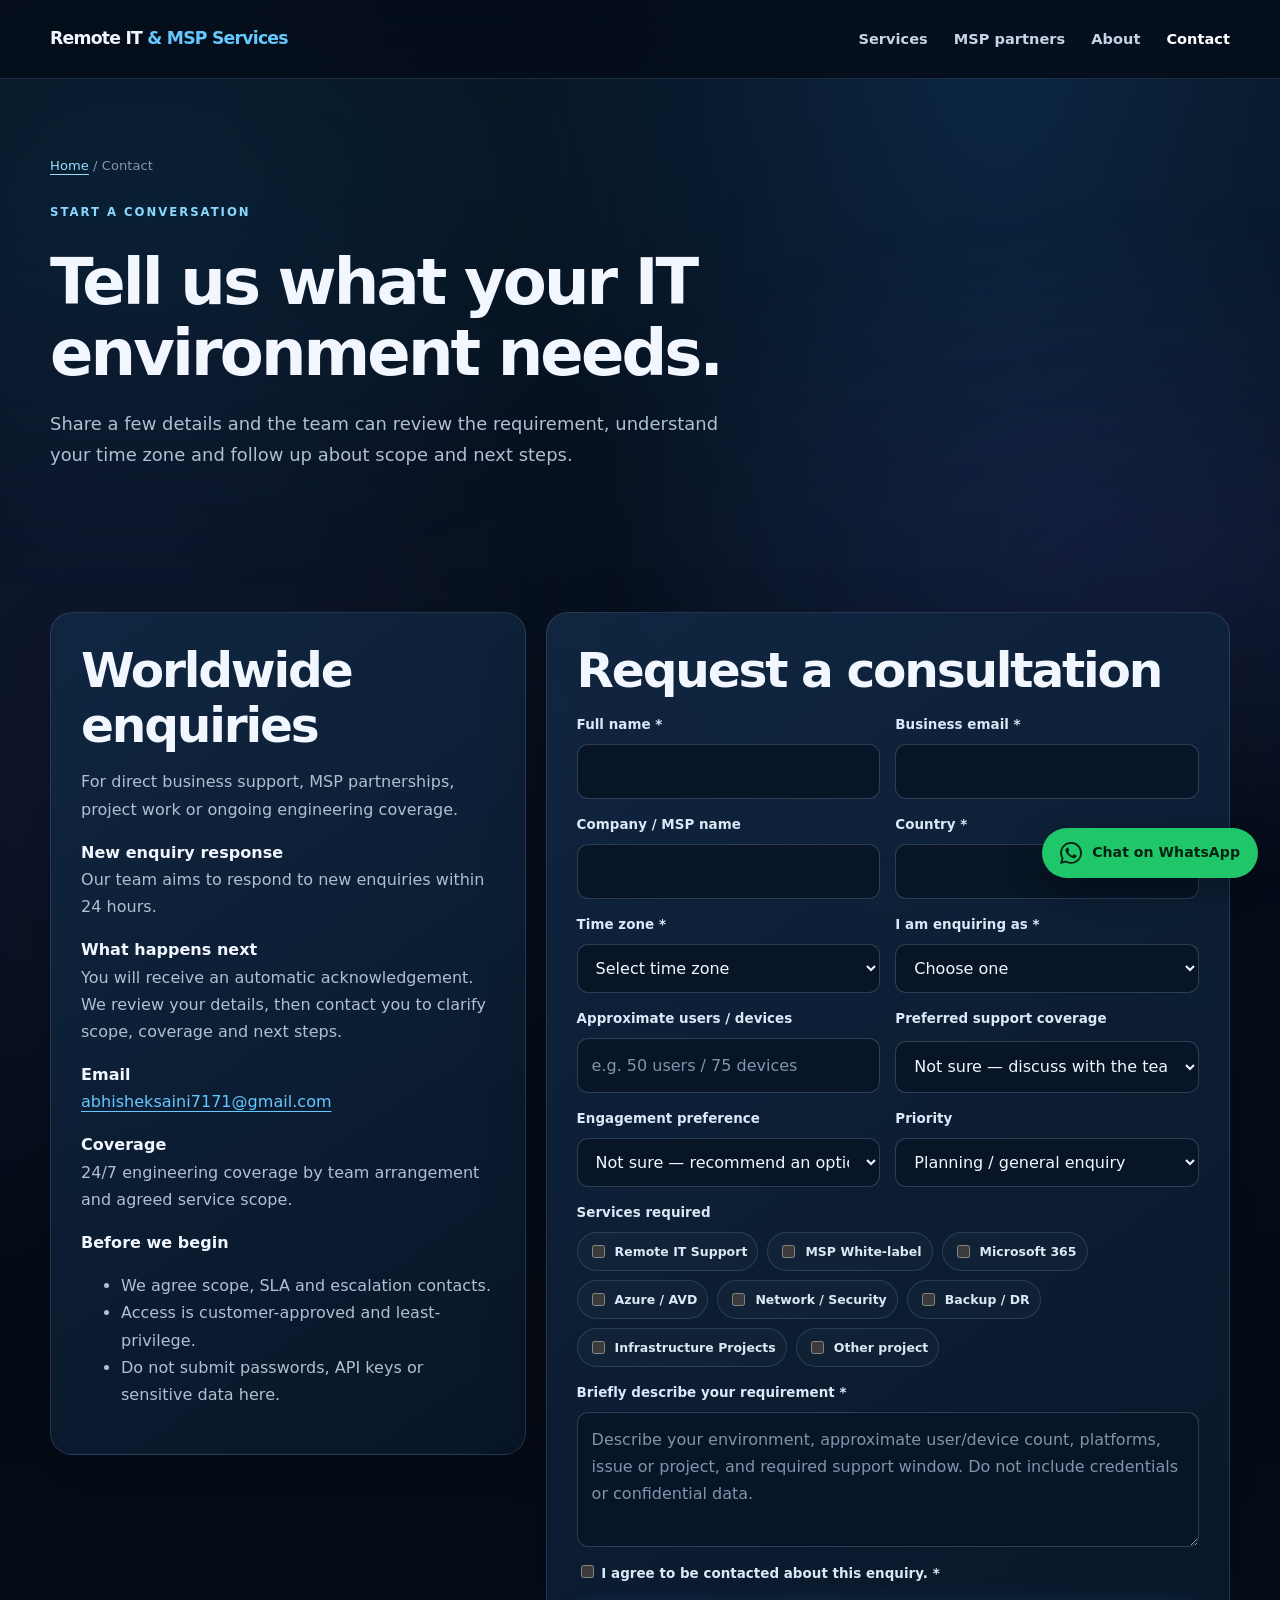
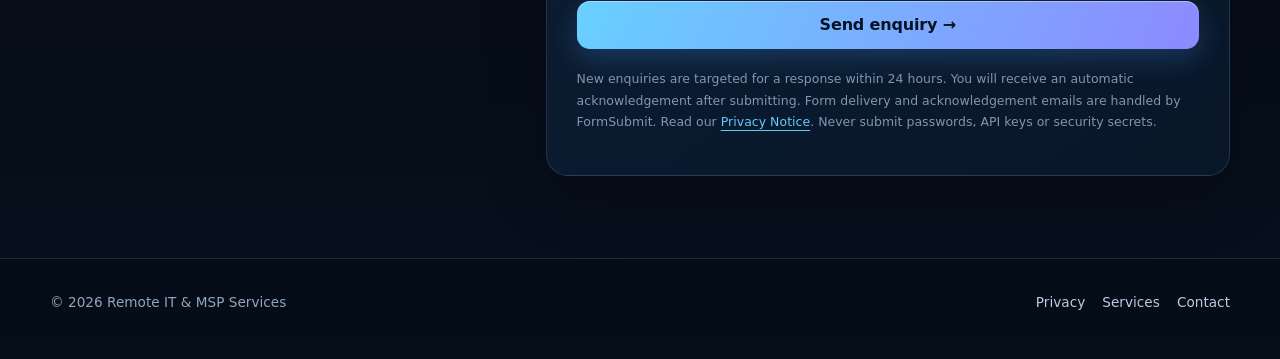
<file: contact.html>
<!doctype html>
<html lang="en">
<head>
<meta charset="utf-8">
<meta name="viewport" content="width=device-width,initial-scale=1">
<title>Contact Remote IT & MSP Services | Worldwide Support Enquiry</title>
<meta name="description" content="Contact Remote IT & MSP Services for worldwide remote IT support, MSP white-label engineering, Microsoft 365 and Azure services.">
<link rel="canonical" href="https://remote-it-msp-services.abhisheksaini7171.workers.dev/contact.html">
<link rel="stylesheet" href="assets/css/site.css">
</head>
<body>
<header class="site-header"><div class="container nav"><a class="brand" href="index.html">Remote IT <span>& MSP Services</span></a><nav class="nav-links" aria-label="Main navigation"><a href="services/">Services</a><a href="msp-partners.html">MSP partners</a><a href="about.html">About</a><a href="contact.html" aria-current="page">Contact</a></nav><button class="menu-toggle" aria-expanded="false" aria-label="Toggle navigation">☰</button></div></header>
<main>
<section class="page-hero container"><div class="breadcrumbs"><a href="index.html">Home</a> / Contact</div><span class="eyebrow">Start a conversation</span><h1>Tell us what your IT environment needs.</h1><p class="lead">Share a few details and the team can review the requirement, understand your time zone and follow up about scope and next steps.</p></section>
<section class="section container">
<div class="notice" data-form-success hidden>Thanks — your enquiry has been submitted. If you do not receive a response, email <a href="mailto:abhisheksaini7171@gmail.com">abhisheksaini7171@gmail.com</a>.</div>
<div class="contact-layout">
<aside class="info-panel"><h2>Worldwide enquiries</h2><p class="muted">For direct business support, MSP partnerships, project work or ongoing engineering coverage.</p><p><strong>New enquiry response</strong><br><span class="muted">Our team aims to respond to new enquiries within 24 hours.</span></p><p><strong>What happens next</strong><br><span class="muted">You will receive an automatic acknowledgement. We review your details, then contact you to clarify scope, coverage and next steps.</span></p><p><strong>Email</strong><br><a href="mailto:abhisheksaini7171@gmail.com">abhisheksaini7171@gmail.com</a></p><p><strong>Coverage</strong><br><span class="muted">24/7 engineering coverage by team arrangement and agreed service scope.</span></p><p><strong>Before we begin</strong></p><ul class="muted"><li>We agree scope, SLA and escalation contacts.</li><li>Access is customer-approved and least-privilege.</li><li>Do not submit passwords, API keys or sensitive data here.</li></ul></aside>
<div class="form-panel"><h2>Request a consultation</h2>
<form action="https://formsubmit.co/abhisheksaini7171@gmail.com" method="POST">
<input type="hidden" name="_subject" value="New worldwide enquiry — Remote IT & MSP Services">
<input type="hidden" name="_template" value="table">
<input type="hidden" name="_captcha" value="true">
<input type="hidden" name="_next" value="https://remote-it-msp-services.abhisheksaini7171.workers.dev/thank-you.html">
<input type="hidden" name="_autoresponse" value="Thank you for contacting Remote IT & MSP Services. We have received your enquiry and appreciate your interest. Our team aims to respond to new enquiries within 24 hours. If your request is time-sensitive, please email abhisheksaini7171@gmail.com. Please do not send passwords, API keys or other access credentials by email.">
<input type="text" name="_honey" style="display:none" tabindex="-1" autocomplete="off">
<div class="form-grid">
<div class="field"><label for="name">Full name *</label><input id="name" name="name" required autocomplete="name"></div>
<div class="field"><label for="email">Business email *</label><input id="email" type="email" name="email" required autocomplete="email"></div>
<div class="field"><label for="company">Company / MSP name</label><input id="company" name="company" autocomplete="organization"></div>
<div class="field"><label for="country">Country *</label><input id="country" name="country" required autocomplete="country-name"></div>
<div class="field"><label for="timezone">Time zone *</label><select id="timezone" name="time_zone" required><option value="">Select time zone</option><option>UTC / GMT</option><option>IST — India</option><option>GMT / UK</option><option>CET / CEST — Europe</option><option>ET — North America</option><option>CT — North America</option><option>PT — North America</option><option>AET — Australia</option><option>SGT — Singapore</option><option>GST — UAE</option><option>Other / flexible</option></select></div>
<div class="field"><label for="customer">I am enquiring as *</label><select id="customer" name="customer_type" required><option value="">Choose one</option><option>Business / direct customer</option><option>Managed Service Provider (MSP)</option><option>IT consultancy / technology partner</option><option>Other</option></select></div>
<div class="field"><label for="users">Approximate users / devices</label><input id="users" name="approximate_users_devices" placeholder="e.g. 50 users / 75 devices"></div>
<div class="field"><label for="coverage">Preferred support coverage</label><select id="coverage" name="preferred_support_coverage"><option>Not sure — discuss with the team</option><option>Business hours</option><option>Extended / after-hours</option><option>24/7 coverage requirement</option><option>Project-based support</option></select></div>
<div class="field"><label for="engagement">Engagement preference</label><select id="engagement" name="engagement_preference"><option>Not sure — recommend an option</option><option>One-time project</option><option>Hourly / ad-hoc support</option><option>Monthly support retainer</option><option>White-label MSP partnership</option><option>Dedicated / ongoing engineering coverage</option></select></div>
<div class="field"><label for="urgency">Priority</label><select id="urgency" name="priority"><option>Planning / general enquiry</option><option>Within 1–2 weeks</option><option>Urgent — please contact me</option><option>Looking for ongoing coverage</option></select></div>
<div class="field full"><label>Services required</label><div class="checks"><label><input type="checkbox" name="services[]" value="Remote IT Support"> Remote IT Support</label><label><input type="checkbox" name="services[]" value="MSP White-label"> MSP White-label</label><label><input type="checkbox" name="services[]" value="Microsoft 365"> Microsoft 365</label><label><input type="checkbox" name="services[]" value="Azure / AVD"> Azure / AVD</label><label><input type="checkbox" name="services[]" value="Network / Security"> Network / Security</label><label><input type="checkbox" name="services[]" value="Backup / DR"> Backup / DR</label><label><input type="checkbox" name="services[]" value="Infrastructure Projects"> Infrastructure Projects</label><label><input type="checkbox" name="services[]" value="Other project"> Other project</label></div></div>
<div class="field full"><label for="details">Briefly describe your requirement *</label><textarea id="details" name="requirements" required placeholder="Describe your environment, approximate user/device count, platforms, issue or project, and required support window. Do not include credentials or confidential data."></textarea></div>
<div class="field full"><label><input type="checkbox" name="consent" value="I agree to be contacted about this enquiry" required style="width:auto"> I agree to be contacted about this enquiry. *</label></div>
<div class="field full"><button class="button primary" type="submit">Send enquiry →</button><p class="note">New enquiries are targeted for a response within 24 hours. You will receive an automatic acknowledgement after submitting. Form delivery and acknowledgement emails are handled by FormSubmit. Read our <a href="privacy.html">Privacy Notice</a>. Never submit passwords, API keys or security secrets.</p></div>
</div></form></div></div></section>
</main>
<footer class="site-footer"><div class="container footer-row"><span>© 2026 Remote IT & MSP Services</span><div class="footer-links"><a href="privacy.html">Privacy</a><a href="services/">Services</a><a href="contact.html">Contact</a></div></div></footer>
<script src="assets/js/site.js"></script>
</body></html>
</file>
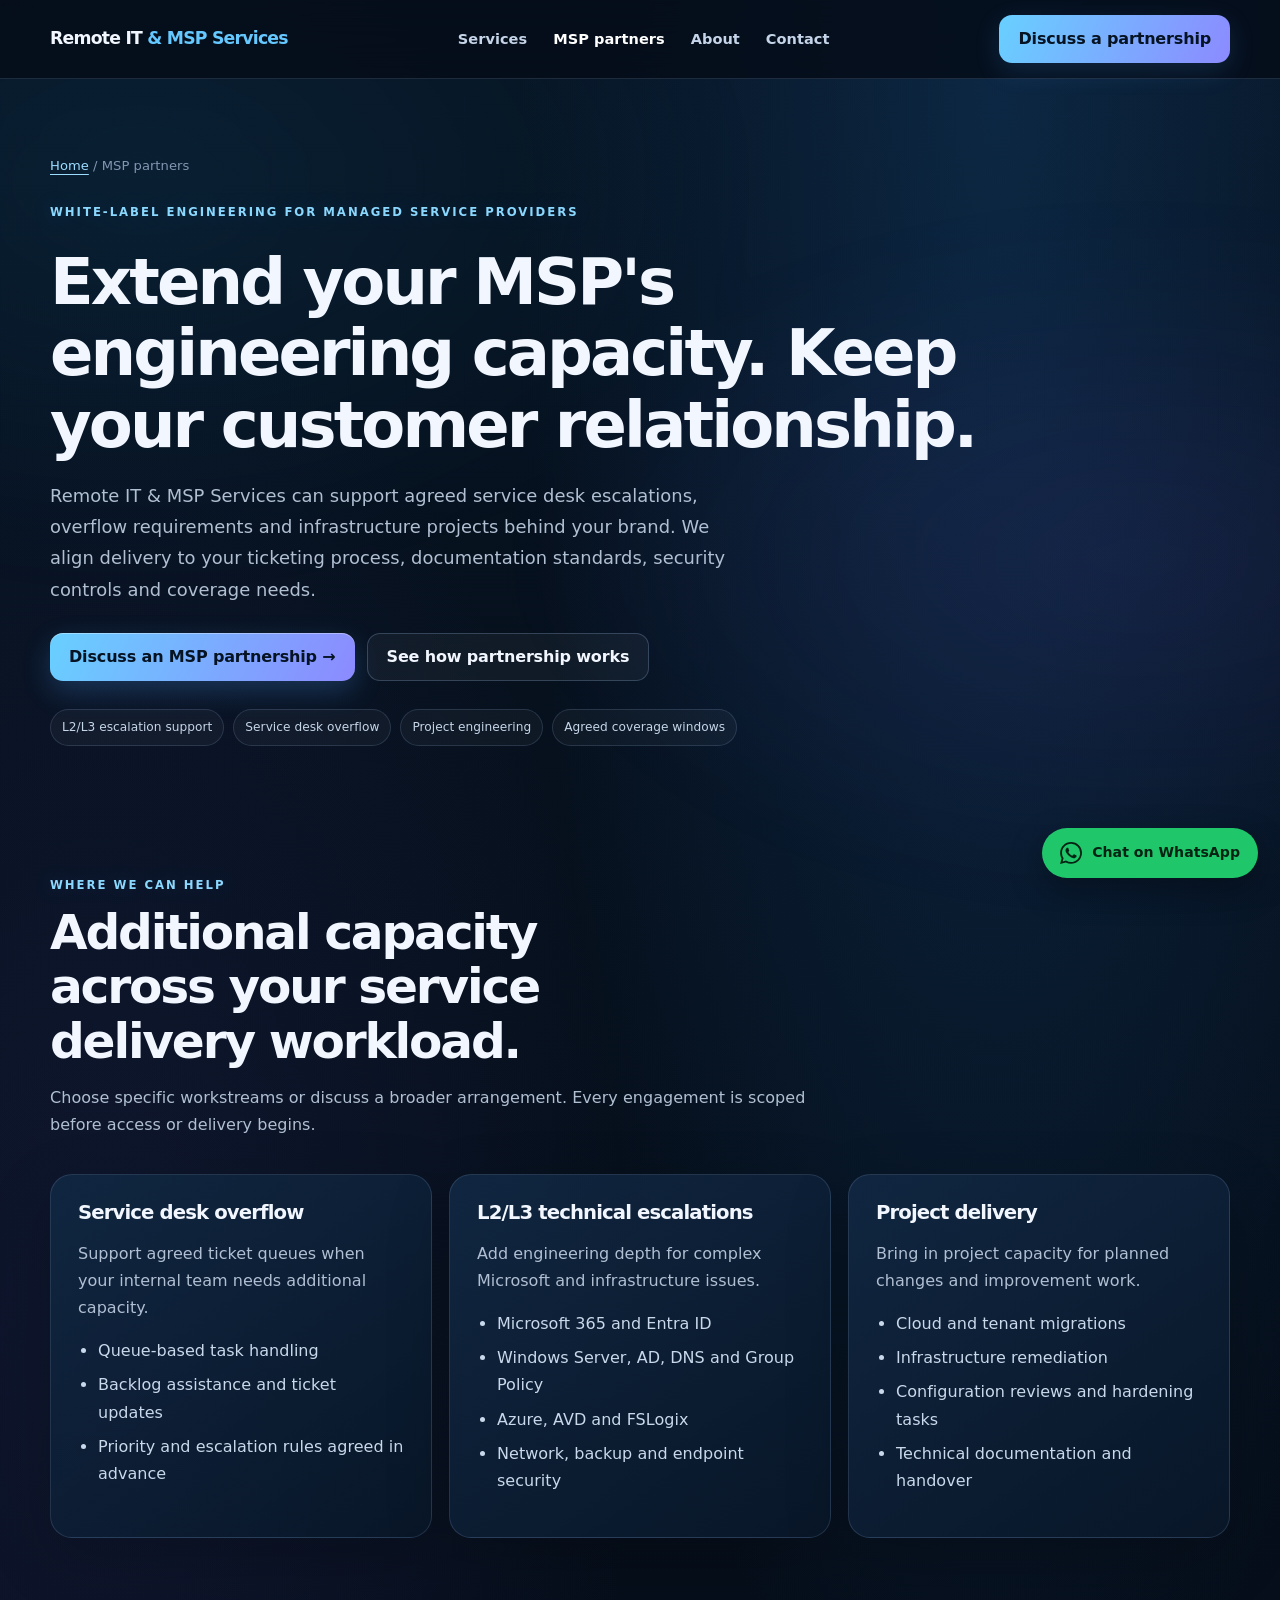
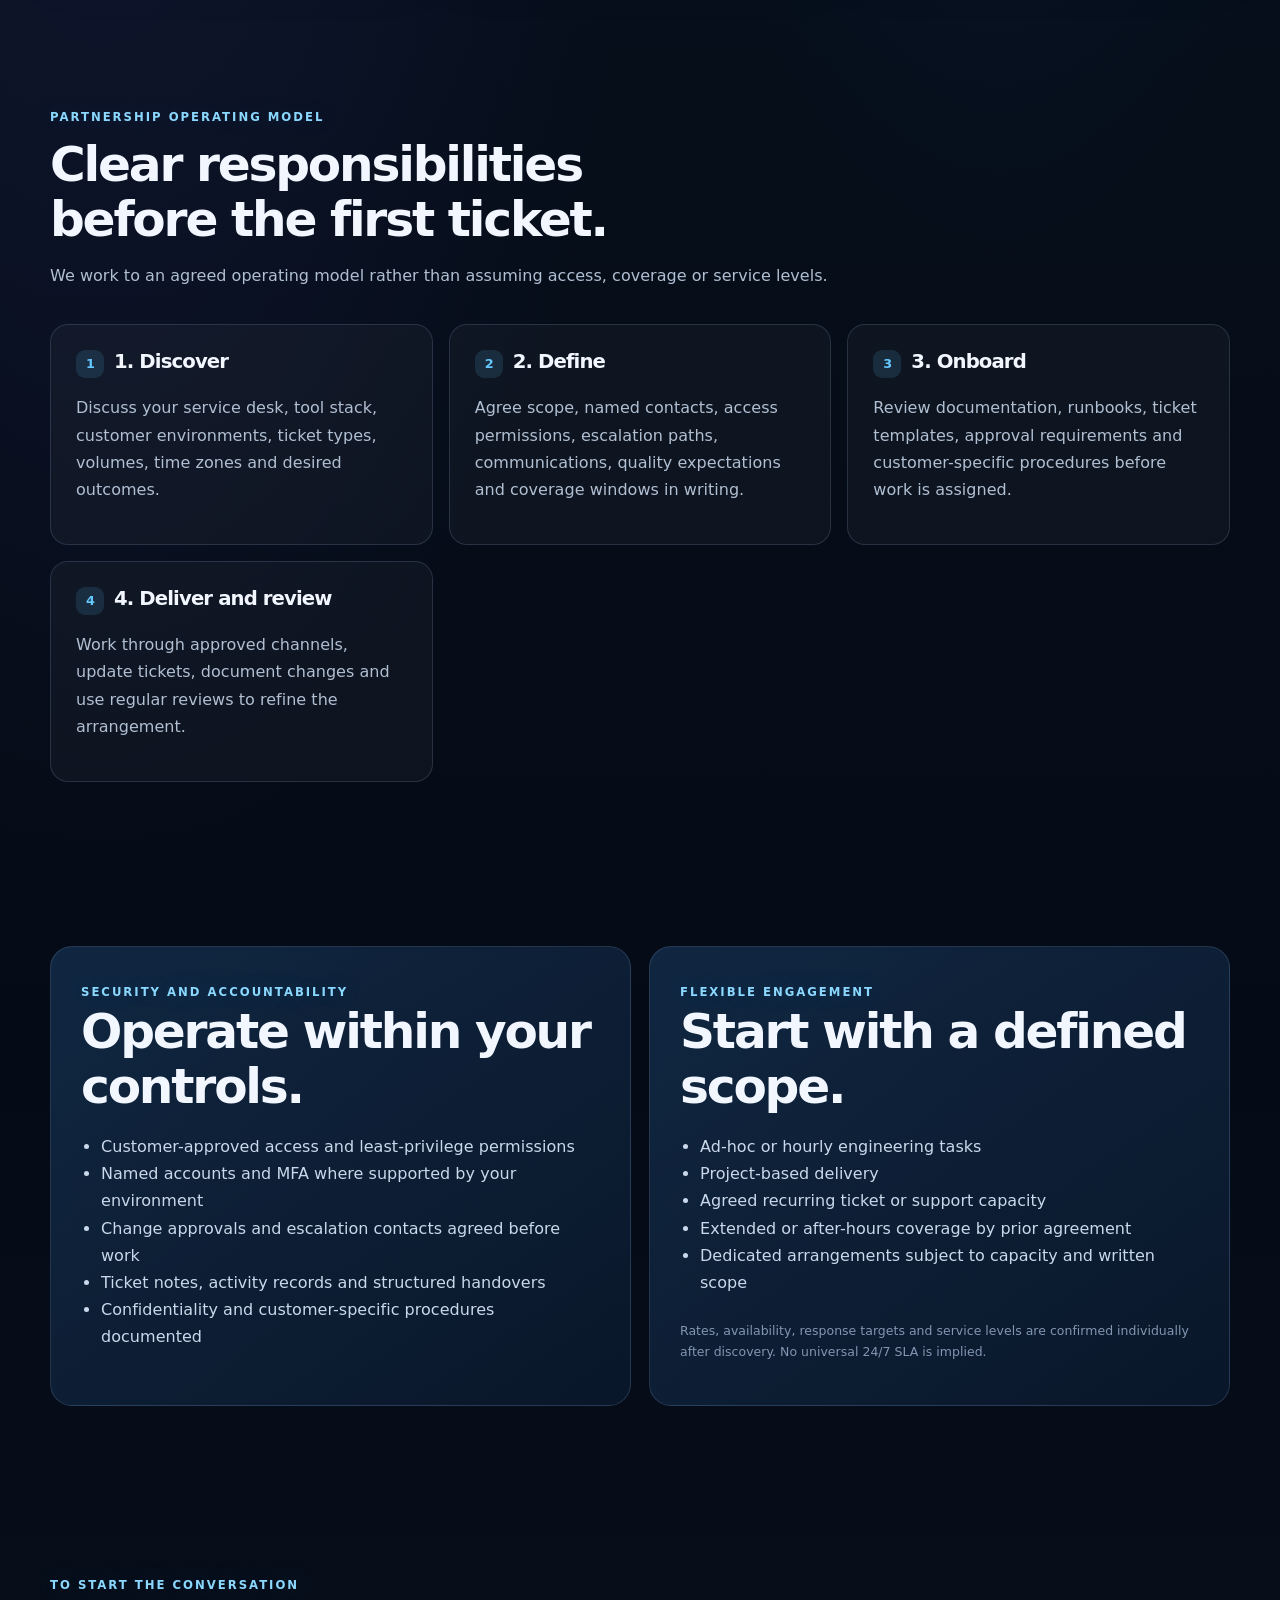
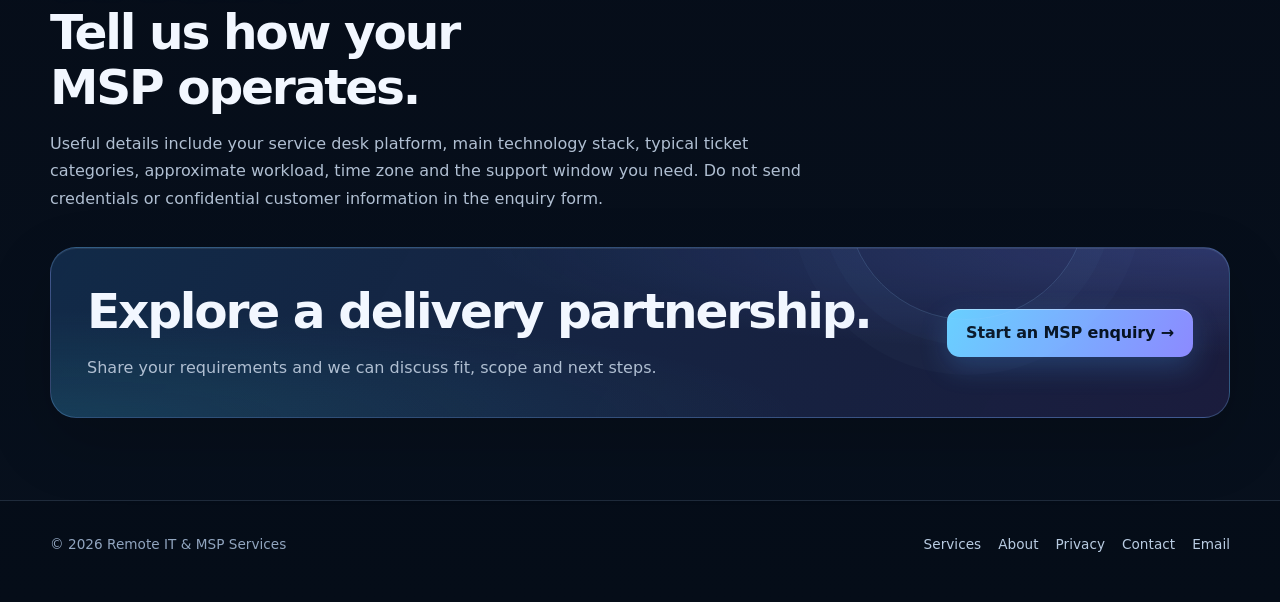
<file: msp-partners.html>
<!doctype html>
<html lang="en">
<head>
<meta charset="utf-8">
<meta name="viewport" content="width=device-width,initial-scale=1">
<title>MSP Partner Programme | White-label L2/L3 Engineering | Remote IT & MSP Services</title>
<meta name="description" content="Explore white-label MSP engineering support for service providers: L2/L3 escalations, service desk overflow, Microsoft 365, Azure, infrastructure projects and agreed coverage.">
<meta name="robots" content="index,follow">
<link rel="canonical" href="https://remote-it-msp-services.abhisheksaini7171.workers.dev/msp-partners.html">
<meta property="og:type" content="website">
<meta property="og:title" content="White-label MSP Engineering Partnerships">
<meta property="og:description" content="Extend your MSP's engineering capacity with agreed remote support, escalations and project delivery.">
<meta property="og:url" content="https://remote-it-msp-services.abhisheksaini7171.workers.dev/msp-partners.html">
<meta name="theme-color" content="#07111f">
<link rel="stylesheet" href="assets/css/site.css">
</head>
<body>
<header class="site-header"><div class="container nav">
<a class="brand" href="index.html">Remote IT <span>& MSP Services</span></a>
<nav class="nav-links" aria-label="Main navigation"><a href="services/">Services</a><a href="msp-partners.html" aria-current="page">MSP partners</a><a href="about.html">About</a><a href="contact.html">Contact</a></nav>
<a class="nav-cta" href="contact.html?customer=MSP%20partner">Discuss a partnership</a>
<button class="menu-toggle" aria-label="Toggle navigation" aria-expanded="false">☰</button>
</div></header>
<main>
<section class="page-hero container">
<div class="breadcrumbs"><a href="index.html">Home</a> / MSP partners</div>
<span class="eyebrow">White-label engineering for managed service providers</span>
<h1>Extend your MSP's engineering capacity. Keep your customer relationship.</h1>
<p class="lead">Remote IT & MSP Services can support agreed service desk escalations, overflow requirements and infrastructure projects behind your brand. We align delivery to your ticketing process, documentation standards, security controls and coverage needs.</p>
<div class="actions"><a class="button primary" href="contact.html?customer=MSP%20partner&service=MSP%20White-label%20Support">Discuss an MSP partnership →</a><a class="button secondary" href="#delivery-model">See how partnership works</a></div>
<div class="proof"><span>L2/L3 escalation support</span><span>Service desk overflow</span><span>Project engineering</span><span>Agreed coverage windows</span></div>
</section>

<section class="section container">
<div class="section-head"><span class="eyebrow">Where we can help</span><h2>Additional capacity across your service delivery workload.</h2><p>Choose specific workstreams or discuss a broader arrangement. Every engagement is scoped before access or delivery begins.</p></div>
<div class="grid">
<article class="card"><h3>Service desk overflow</h3><p class="muted">Support agreed ticket queues when your internal team needs additional capacity.</p><ul><li>Queue-based task handling</li><li>Backlog assistance and ticket updates</li><li>Priority and escalation rules agreed in advance</li></ul></article>
<article class="card"><h3>L2/L3 technical escalations</h3><p class="muted">Add engineering depth for complex Microsoft and infrastructure issues.</p><ul><li>Microsoft 365 and Entra ID</li><li>Windows Server, AD, DNS and Group Policy</li><li>Azure, AVD and FSLogix</li><li>Network, backup and endpoint security</li></ul></article>
<article class="card"><h3>Project delivery</h3><p class="muted">Bring in project capacity for planned changes and improvement work.</p><ul><li>Cloud and tenant migrations</li><li>Infrastructure remediation</li><li>Configuration reviews and hardening tasks</li><li>Technical documentation and handover</li></ul></article>
</div>
</section>

<section class="section container" id="delivery-model">
<div class="section-head"><span class="eyebrow">Partnership operating model</span><h2>Clear responsibilities before the first ticket.</h2><p>We work to an agreed operating model rather than assuming access, coverage or service levels.</p></div>
<div class="steps">
<article class="step"><h3>1. Discover</h3><p class="muted">Discuss your service desk, tool stack, customer environments, ticket types, volumes, time zones and desired outcomes.</p></article>
<article class="step"><h3>2. Define</h3><p class="muted">Agree scope, named contacts, access permissions, escalation paths, communications, quality expectations and coverage windows in writing.</p></article>
<article class="step"><h3>3. Onboard</h3><p class="muted">Review documentation, runbooks, ticket templates, approval requirements and customer-specific procedures before work is assigned.</p></article>
<article class="step"><h3>4. Deliver and review</h3><p class="muted">Work through approved channels, update tickets, document changes and use regular reviews to refine the arrangement.</p></article>
</div>
</section>

<section class="section container">
<div class="split">
<article class="audience"><span class="eyebrow">Security and accountability</span><h2>Operate within your controls.</h2><ul><li>Customer-approved access and least-privilege permissions</li><li>Named accounts and MFA where supported by your environment</li><li>Change approvals and escalation contacts agreed before work</li><li>Ticket notes, activity records and structured handovers</li><li>Confidentiality and customer-specific procedures documented</li></ul></article>
<article class="audience"><span class="eyebrow">Flexible engagement</span><h2>Start with a defined scope.</h2><ul><li>Ad-hoc or hourly engineering tasks</li><li>Project-based delivery</li><li>Agreed recurring ticket or support capacity</li><li>Extended or after-hours coverage by prior agreement</li><li>Dedicated arrangements subject to capacity and written scope</li></ul><p class="note">Rates, availability, response targets and service levels are confirmed individually after discovery. No universal 24/7 SLA is implied.</p></article>
</div>
</section>

<section class="section container">
<div class="section-head"><span class="eyebrow">To start the conversation</span><h2>Tell us how your MSP operates.</h2><p>Useful details include your service desk platform, main technology stack, typical ticket categories, approximate workload, time zone and the support window you need. Do not send credentials or confidential customer information in the enquiry form.</p></div>
<div class="band"><div><h2>Explore a delivery partnership.</h2><p>Share your requirements and we can discuss fit, scope and next steps.</p></div><a class="button primary" href="contact.html?customer=MSP%20partner&service=MSP%20White-label%20Support">Start an MSP enquiry →</a></div>
</section>
</main>
<footer class="site-footer"><div class="container footer-row"><span>© 2026 Remote IT & MSP Services</span><div class="footer-links"><a href="services/">Services</a><a href="about.html">About</a><a href="privacy.html">Privacy</a><a href="contact.html">Contact</a><a href="mailto:abhisheksaini7171@gmail.com">Email</a></div></div></footer>
<script src="assets/js/site.js"></script>
</body></html>
</file>
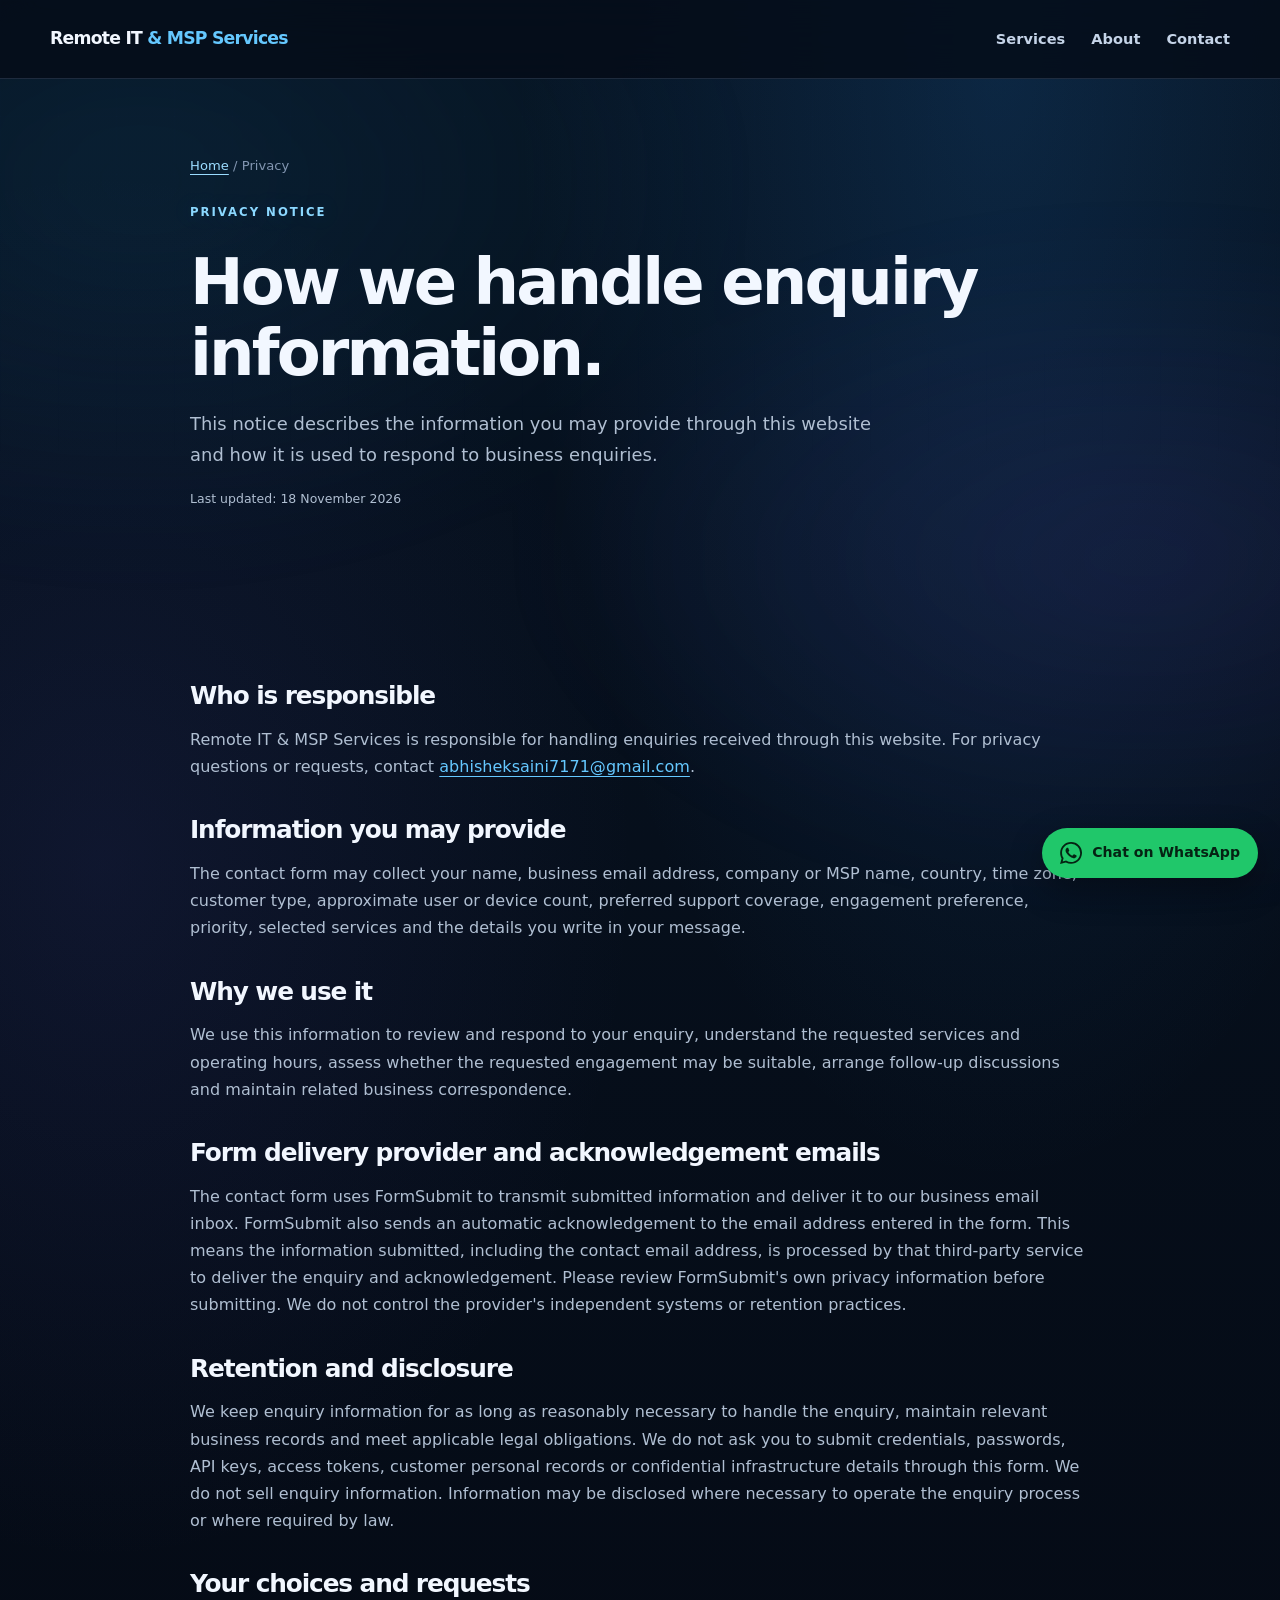
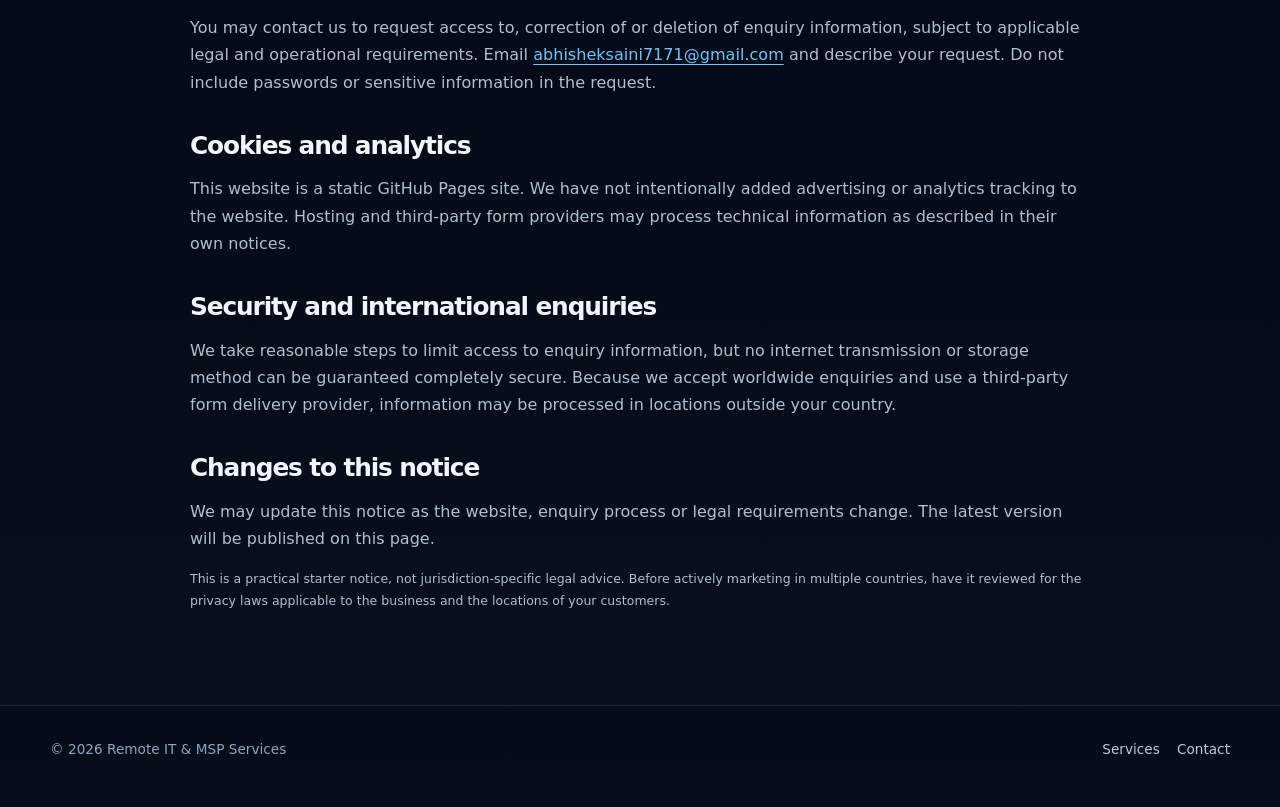
<file: privacy.html>
<!doctype html>
<html lang="en"><head><meta charset="utf-8"><meta name="viewport" content="width=device-width,initial-scale=1"><title>Privacy Notice | Remote IT & MSP Services</title><meta name="description" content="Learn how Remote IT & MSP Services handles information submitted through its worldwide business enquiry form."><link rel="canonical" href="https://abhisheksaini7171-lab.github.io/remote-it-msp-services/privacy.html"><link rel="stylesheet" href="assets/css/site.css"></head>
<body><header class="site-header"><div class="container nav"><a class="brand" href="index.html">Remote IT <span>& MSP Services</span></a><nav class="nav-links" aria-label="Main navigation"><a href="services/">Services</a><a href="about.html">About</a><a href="contact.html">Contact</a></nav><button class="menu-toggle" aria-expanded="false" aria-label="Toggle navigation">☰</button></div></header>
<main class="container legal"><section class="page-hero"><div class="breadcrumbs"><a href="index.html">Home</a> / Privacy</div><span class="eyebrow">Privacy notice</span><h1>How we handle enquiry information.</h1><p class="lead">This notice describes the information you may provide through this website and how it is used to respond to business enquiries.</p><p class="note">Last updated: 18 November 2026</p></section><section class="section">
<h2>Who is responsible</h2><p>Remote IT & MSP Services is responsible for handling enquiries received through this website. For privacy questions or requests, contact <a href="mailto:abhisheksaini7171@gmail.com">abhisheksaini7171@gmail.com</a>.</p>
<h2>Information you may provide</h2><p>The contact form may collect your name, business email address, company or MSP name, country, time zone, customer type, approximate user or device count, preferred support coverage, engagement preference, priority, selected services and the details you write in your message.</p>
<h2>Why we use it</h2><p>We use this information to review and respond to your enquiry, understand the requested services and operating hours, assess whether the requested engagement may be suitable, arrange follow-up discussions and maintain related business correspondence.</p>
<h2>Form delivery provider and acknowledgement emails</h2><p>The contact form uses FormSubmit to transmit submitted information and deliver it to our business email inbox. FormSubmit also sends an automatic acknowledgement to the email address entered in the form. This means the information submitted, including the contact email address, is processed by that third-party service to deliver the enquiry and acknowledgement. Please review FormSubmit's own privacy information before submitting. We do not control the provider's independent systems or retention practices.</p>
<h2>Retention and disclosure</h2><p>We keep enquiry information for as long as reasonably necessary to handle the enquiry, maintain relevant business records and meet applicable legal obligations. We do not ask you to submit credentials, passwords, API keys, access tokens, customer personal records or confidential infrastructure details through this form. We do not sell enquiry information. Information may be disclosed where necessary to operate the enquiry process or where required by law.</p>
<h2>Your choices and requests</h2><p>You may contact us to request access to, correction of or deletion of enquiry information, subject to applicable legal and operational requirements. Email <a href="mailto:abhisheksaini7171@gmail.com">abhisheksaini7171@gmail.com</a> and describe your request. Do not include passwords or sensitive information in the request.</p>
<h2>Cookies and analytics</h2><p>This website is a static GitHub Pages site. We have not intentionally added advertising or analytics tracking to the website. Hosting and third-party form providers may process technical information as described in their own notices.</p>
<h2>Security and international enquiries</h2><p>We take reasonable steps to limit access to enquiry information, but no internet transmission or storage method can be guaranteed completely secure. Because we accept worldwide enquiries and use a third-party form delivery provider, information may be processed in locations outside your country.</p>
<h2>Changes to this notice</h2><p>We may update this notice as the website, enquiry process or legal requirements change. The latest version will be published on this page.</p>
<p class="note">This is a practical starter notice, not jurisdiction-specific legal advice. Before actively marketing in multiple countries, have it reviewed for the privacy laws applicable to the business and the locations of your customers.</p>
</section></main><footer class="site-footer"><div class="container footer-row"><span>© 2026 Remote IT & MSP Services</span><div class="footer-links"><a href="services/">Services</a><a href="contact.html">Contact</a></div></div></footer><script src="assets/js/site.js"></script></body></html>
</file>
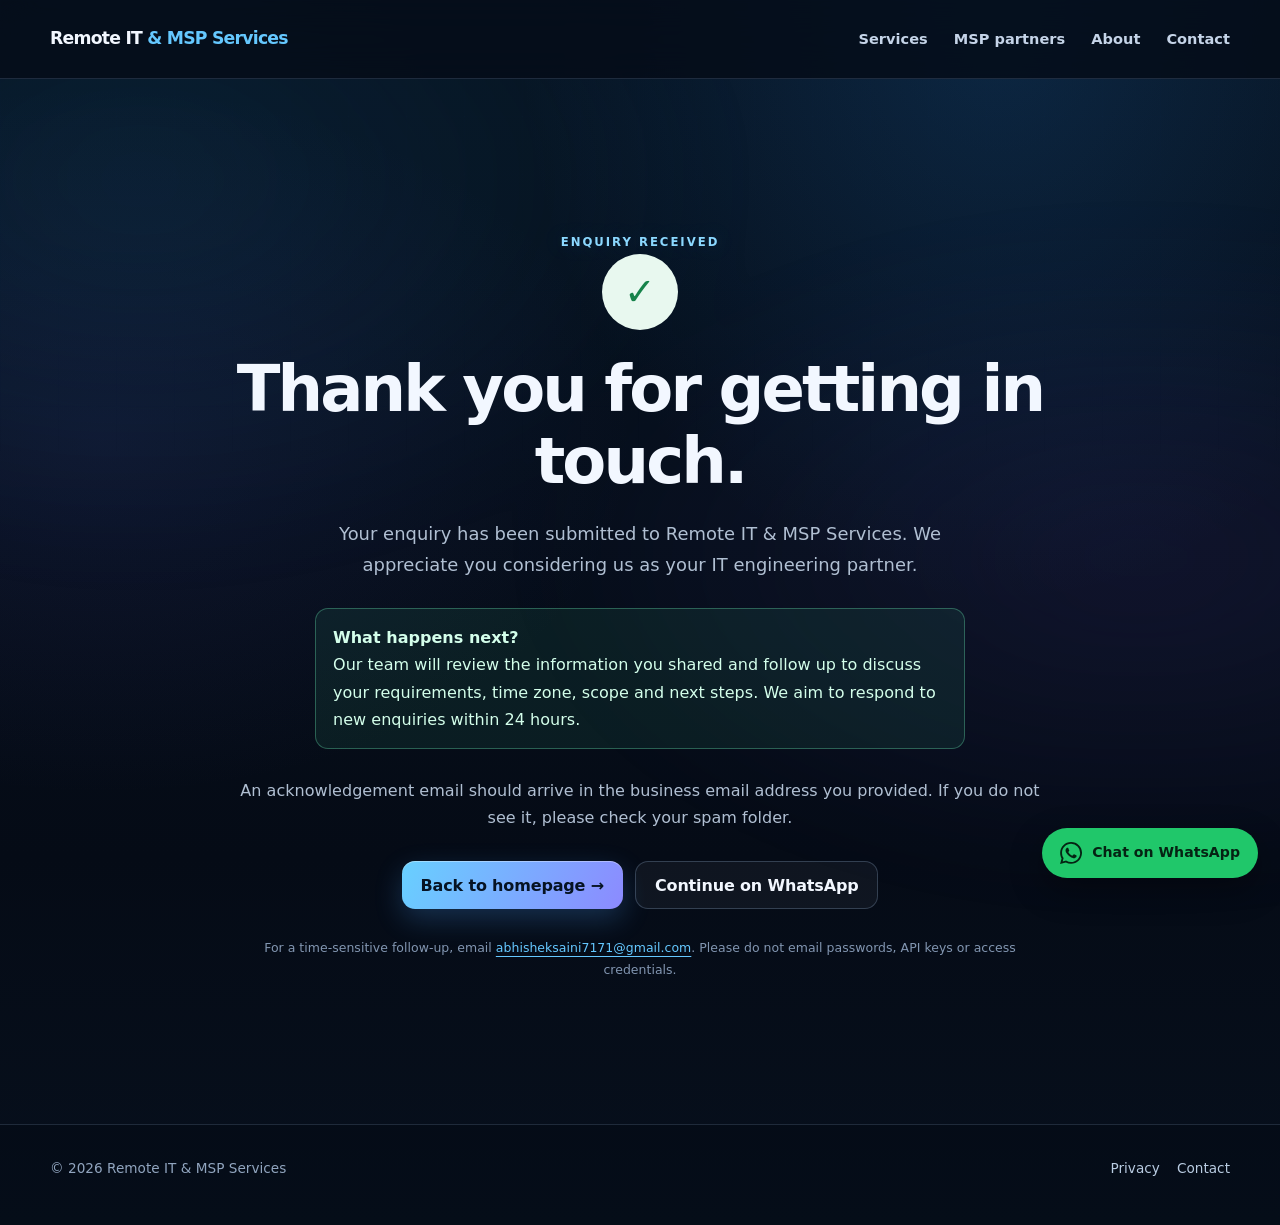
<file: thank-you.html>
<!doctype html>
<html lang="en">
<head>
<meta charset="utf-8">
<meta name="viewport" content="width=device-width,initial-scale=1">
<title>Thank You | Remote IT & MSP Services</title>
<meta name="description" content="Your enquiry has been submitted to Remote IT & MSP Services.">
<meta name="robots" content="noindex,follow">
<link rel="canonical" href="https://remote-it-msp-services.abhisheksaini7171.workers.dev/thank-you.html">
<link rel="stylesheet" href="assets/css/site.css">
</head>
<body>
<header class="site-header"><div class="container nav"><a class="brand" href="index.html">Remote IT <span>& MSP Services</span></a><nav class="nav-links" aria-label="Main navigation"><a href="services/">Services</a><a href="msp-partners.html">MSP partners</a><a href="about.html">About</a><a href="contact.html">Contact</a></nav><button class="menu-toggle" aria-expanded="false" aria-label="Toggle navigation">☰</button></div></header>
<main class="container">
<section class="page-hero" style="max-width:820px;margin:8vh auto 10vh;text-align:center">
<div class="eyebrow">ENQUIRY RECEIVED</div>
<div aria-hidden="true" style="width:76px;height:76px;margin:0 auto 24px;border-radius:50%;display:grid;place-items:center;background:#e8f8ef;color:#16834a;font-size:38px;font-weight:800">✓</div>
<h1>Thank you for getting in touch.</h1>
<p class="lead" style="margin:20px auto">Your enquiry has been submitted to Remote IT & MSP Services. We appreciate you considering us as your IT engineering partner.</p>
<div class="notice" style="max-width:650px;margin:28px auto;text-align:left"><strong>What happens next?</strong><br>Our team will review the information you shared and follow up to discuss your requirements, time zone, scope and next steps. We aim to respond to new enquiries within 24 hours.</div>
<p class="muted">An acknowledgement email should arrive in the business email address you provided. If you do not see it, please check your spam folder.</p>
<div class="actions" style="justify-content:center;margin-top:30px"><a class="button primary" href="index.html">Back to homepage →</a><a class="button secondary" href="https://wa.me/919055121420?text=Hello%2C%20I%20submitted%20an%20enquiry%20on%20your%20website%20and%20would%20like%20to%20follow%20up." target="_blank" rel="noopener noreferrer">Continue on WhatsApp</a></div>
<p class="note" style="margin-top:28px">For a time-sensitive follow-up, email <a href="mailto:abhisheksaini7171@gmail.com">abhisheksaini7171@gmail.com</a>. Please do not email passwords, API keys or access credentials.</p>
</section>
</main>
<footer class="site-footer"><div class="container footer-row"><span>© 2026 Remote IT & MSP Services</span><div class="footer-links"><a href="privacy.html">Privacy</a><a href="contact.html">Contact</a></div></div></footer>
<script src="assets/js/site.js"></script>
</body></html>
</file>
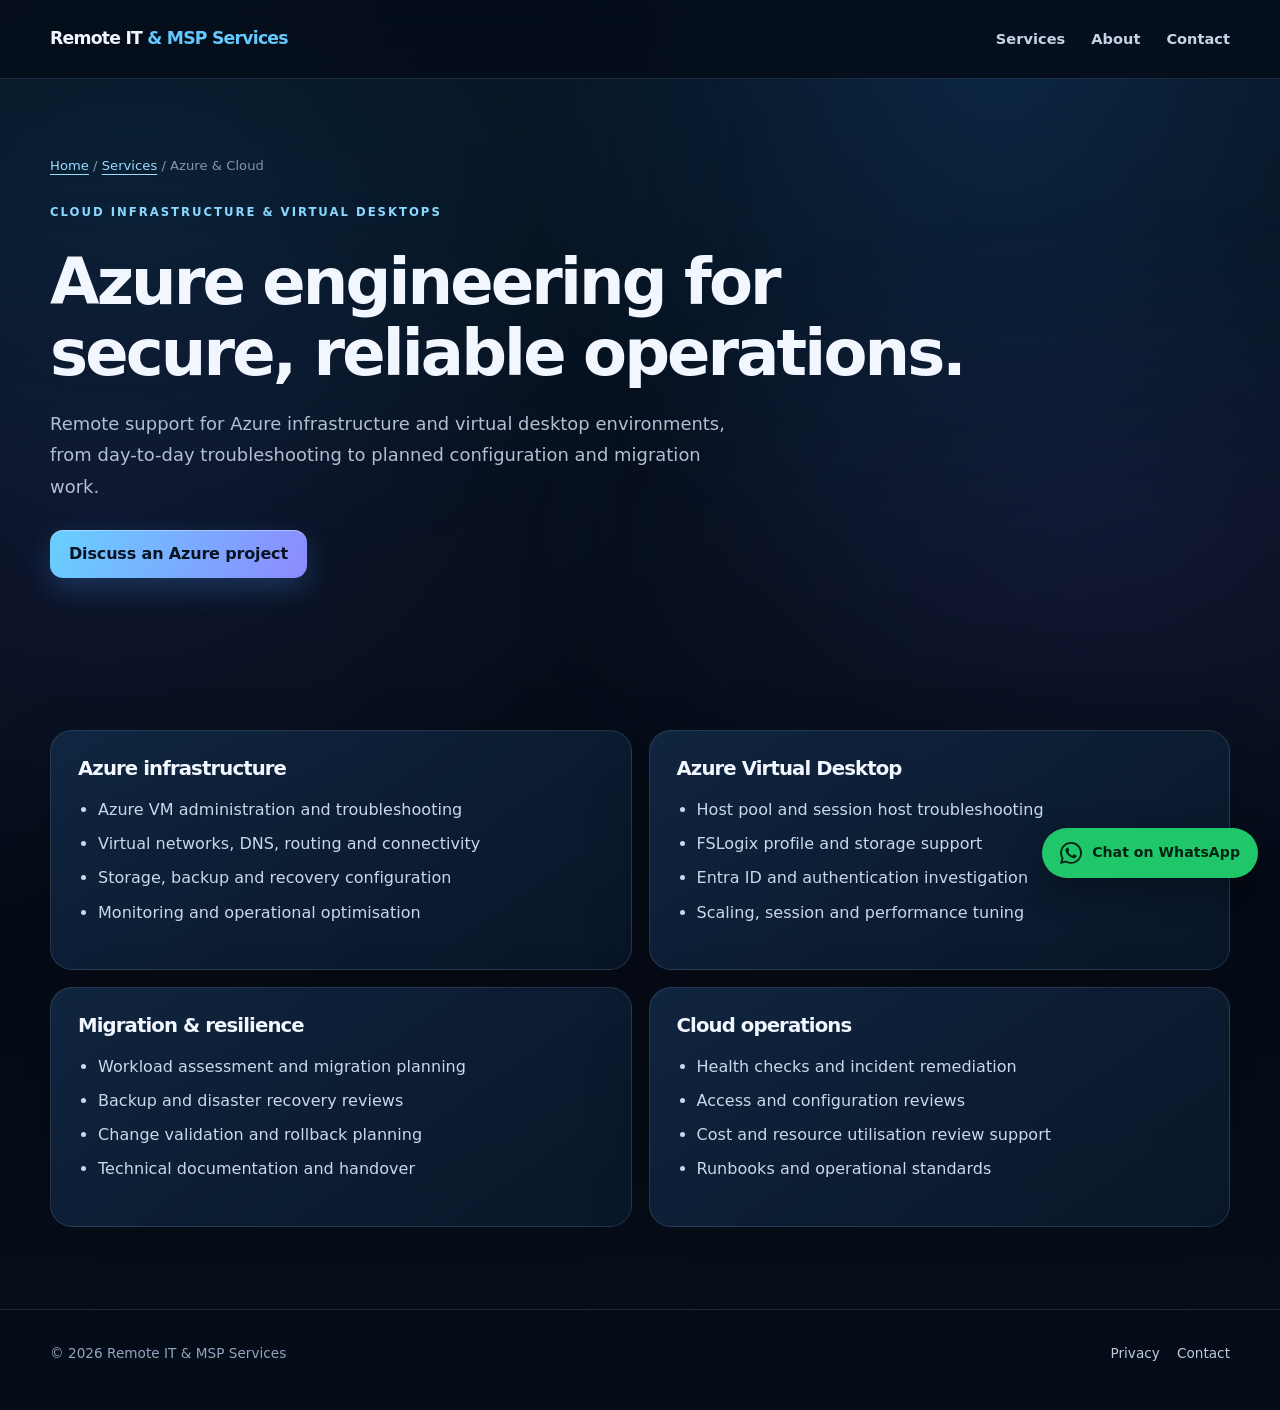
<file: services/azure-cloud.html>
<!doctype html><html lang="en"><head><meta charset="utf-8"><meta name="viewport" content="width=device-width,initial-scale=1"><title>Azure & AVD Cloud Support | Remote IT & MSP Services</title><meta name="description" content="Remote Azure infrastructure and Azure Virtual Desktop engineering support, including FSLogix, networking, storage and operations."><link rel="canonical" href="https://remote-it-msp-services.abhisheksaini7171.workers.dev/services/azure-cloud.html"><link rel="stylesheet" href="../assets/css/site.css"></head><body><header class="site-header"><div class="container nav"><a class="brand" href="../index.html">Remote IT <span>& MSP Services</span></a><nav class="nav-links"><a href="index.html">Services</a><a href="../about.html">About</a><a href="../contact.html">Contact</a></nav><button class="menu-toggle" aria-expanded="false" aria-label="Toggle menu">☰</button></div></header><main><section class="page-hero container"><div class="breadcrumbs"><a href="../index.html">Home</a> / <a href="index.html">Services</a> / Azure & Cloud</div><span class="eyebrow">Cloud infrastructure & virtual desktops</span><h1>Azure engineering for secure, reliable operations.</h1><p class="lead">Remote support for Azure infrastructure and virtual desktop environments, from day-to-day troubleshooting to planned configuration and migration work.</p><div class="actions"><a class="button primary" href="../contact.html?service=Azure%20and%20Cloud">Discuss an Azure project</a></div></section><section class="section container"><div class="grid two"><article class="card"><h3>Azure infrastructure</h3><ul><li>Azure VM administration and troubleshooting</li><li>Virtual networks, DNS, routing and connectivity</li><li>Storage, backup and recovery configuration</li><li>Monitoring and operational optimisation</li></ul></article><article class="card"><h3>Azure Virtual Desktop</h3><ul><li>Host pool and session host troubleshooting</li><li>FSLogix profile and storage support</li><li>Entra ID and authentication investigation</li><li>Scaling, session and performance tuning</li></ul></article><article class="card"><h3>Migration & resilience</h3><ul><li>Workload assessment and migration planning</li><li>Backup and disaster recovery reviews</li><li>Change validation and rollback planning</li><li>Technical documentation and handover</li></ul></article><article class="card"><h3>Cloud operations</h3><ul><li>Health checks and incident remediation</li><li>Access and configuration reviews</li><li>Cost and resource utilisation review support</li><li>Runbooks and operational standards</li></ul></article></div></section></main><footer class="site-footer"><div class="container footer-row"><span>© 2026 Remote IT & MSP Services</span><div class="footer-links"><a href="../privacy.html">Privacy</a><a href="../contact.html">Contact</a></div></div></footer><script src="../assets/js/site.js"></script></body></html>
</file>
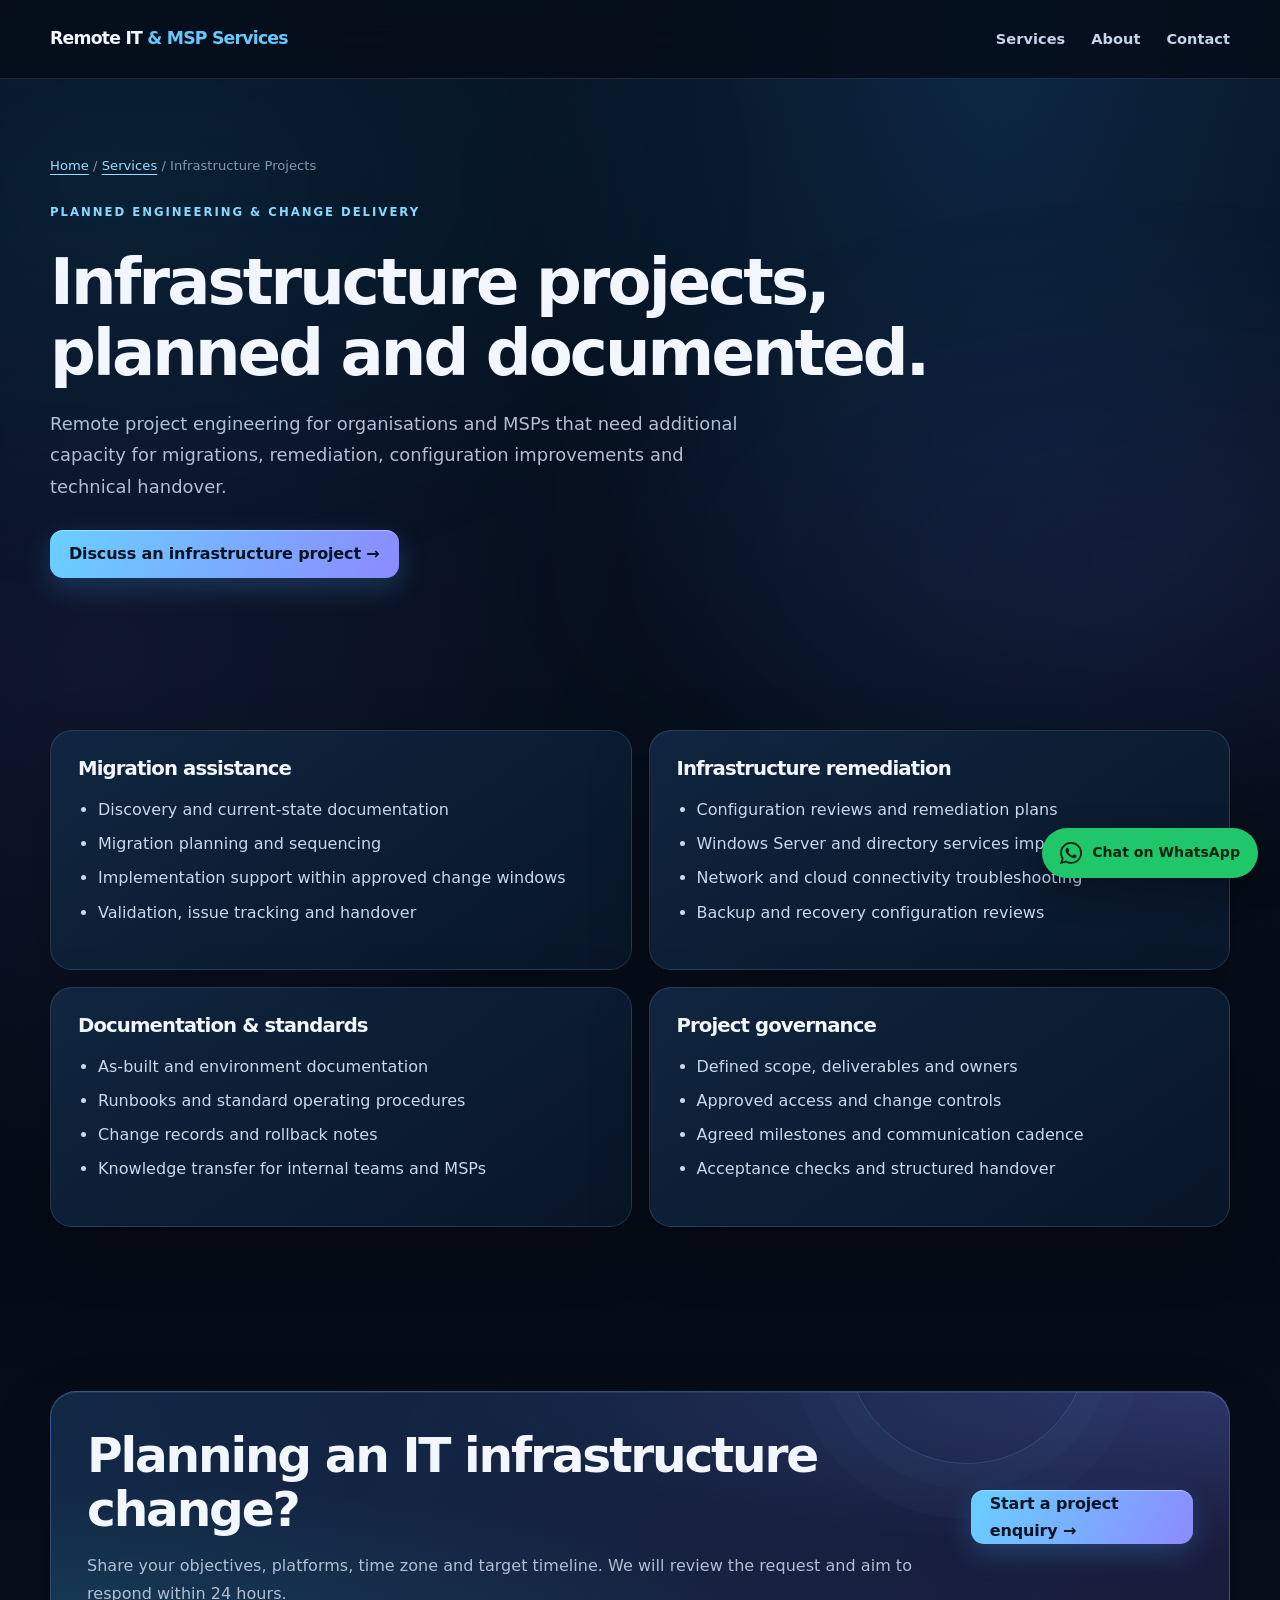
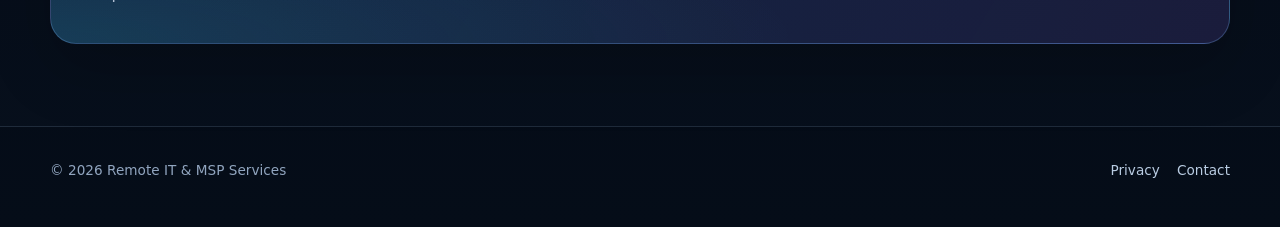
<file: services/infrastructure-projects.html>
<!doctype html>
<html lang="en"><head><meta charset="utf-8"><meta name="viewport" content="width=device-width,initial-scale=1"><title>IT Infrastructure Projects & Migration Support | Remote IT & MSP Services</title><meta name="description" content="Worldwide remote IT infrastructure project engineering for migrations, remediation, configuration improvements and technical documentation."><link rel="canonical" href="https://remote-it-msp-services.abhisheksaini7171.workers.dev/services/infrastructure-projects.html"><link rel="stylesheet" href="../assets/css/site.css"></head>
<body><header class="site-header"><div class="container nav"><a class="brand" href="../index.html">Remote IT <span>& MSP Services</span></a><nav class="nav-links" aria-label="Main navigation"><a href="index.html">Services</a><a href="../about.html">About</a><a href="../contact.html">Contact</a></nav><button class="menu-toggle" aria-expanded="false" aria-label="Toggle navigation">☰</button></div></header>
<main><section class="page-hero container"><div class="breadcrumbs"><a href="../index.html">Home</a> / <a href="index.html">Services</a> / Infrastructure Projects</div><span class="eyebrow">Planned engineering & change delivery</span><h1>Infrastructure projects, planned and documented.</h1><p class="lead">Remote project engineering for organisations and MSPs that need additional capacity for migrations, remediation, configuration improvements and technical handover.</p><div class="actions"><a class="button primary" href="../contact.html?service=Infrastructure%20project">Discuss an infrastructure project →</a></div></section>
<section class="section container"><div class="grid two"><article class="card"><h3>Migration assistance</h3><ul><li>Discovery and current-state documentation</li><li>Migration planning and sequencing</li><li>Implementation support within approved change windows</li><li>Validation, issue tracking and handover</li></ul></article><article class="card"><h3>Infrastructure remediation</h3><ul><li>Configuration reviews and remediation plans</li><li>Windows Server and directory services improvements</li><li>Network and cloud connectivity troubleshooting</li><li>Backup and recovery configuration reviews</li></ul></article><article class="card"><h3>Documentation & standards</h3><ul><li>As-built and environment documentation</li><li>Runbooks and standard operating procedures</li><li>Change records and rollback notes</li><li>Knowledge transfer for internal teams and MSPs</li></ul></article><article class="card"><h3>Project governance</h3><ul><li>Defined scope, deliverables and owners</li><li>Approved access and change controls</li><li>Agreed milestones and communication cadence</li><li>Acceptance checks and structured handover</li></ul></article></div></section>
<section class="section container"><div class="band"><div><h2>Planning an IT infrastructure change?</h2><p>Share your objectives, platforms, time zone and target timeline. We will review the request and aim to respond within 24 hours.</p></div><a class="button primary" href="../contact.html?service=Infrastructure%20project">Start a project enquiry →</a></div></section></main>
<footer class="site-footer"><div class="container footer-row"><span>© 2026 Remote IT & MSP Services</span><div class="footer-links"><a href="../privacy.html">Privacy</a><a href="../contact.html">Contact</a></div></div></footer><script src="../assets/js/site.js"></script></body></html>
</file>
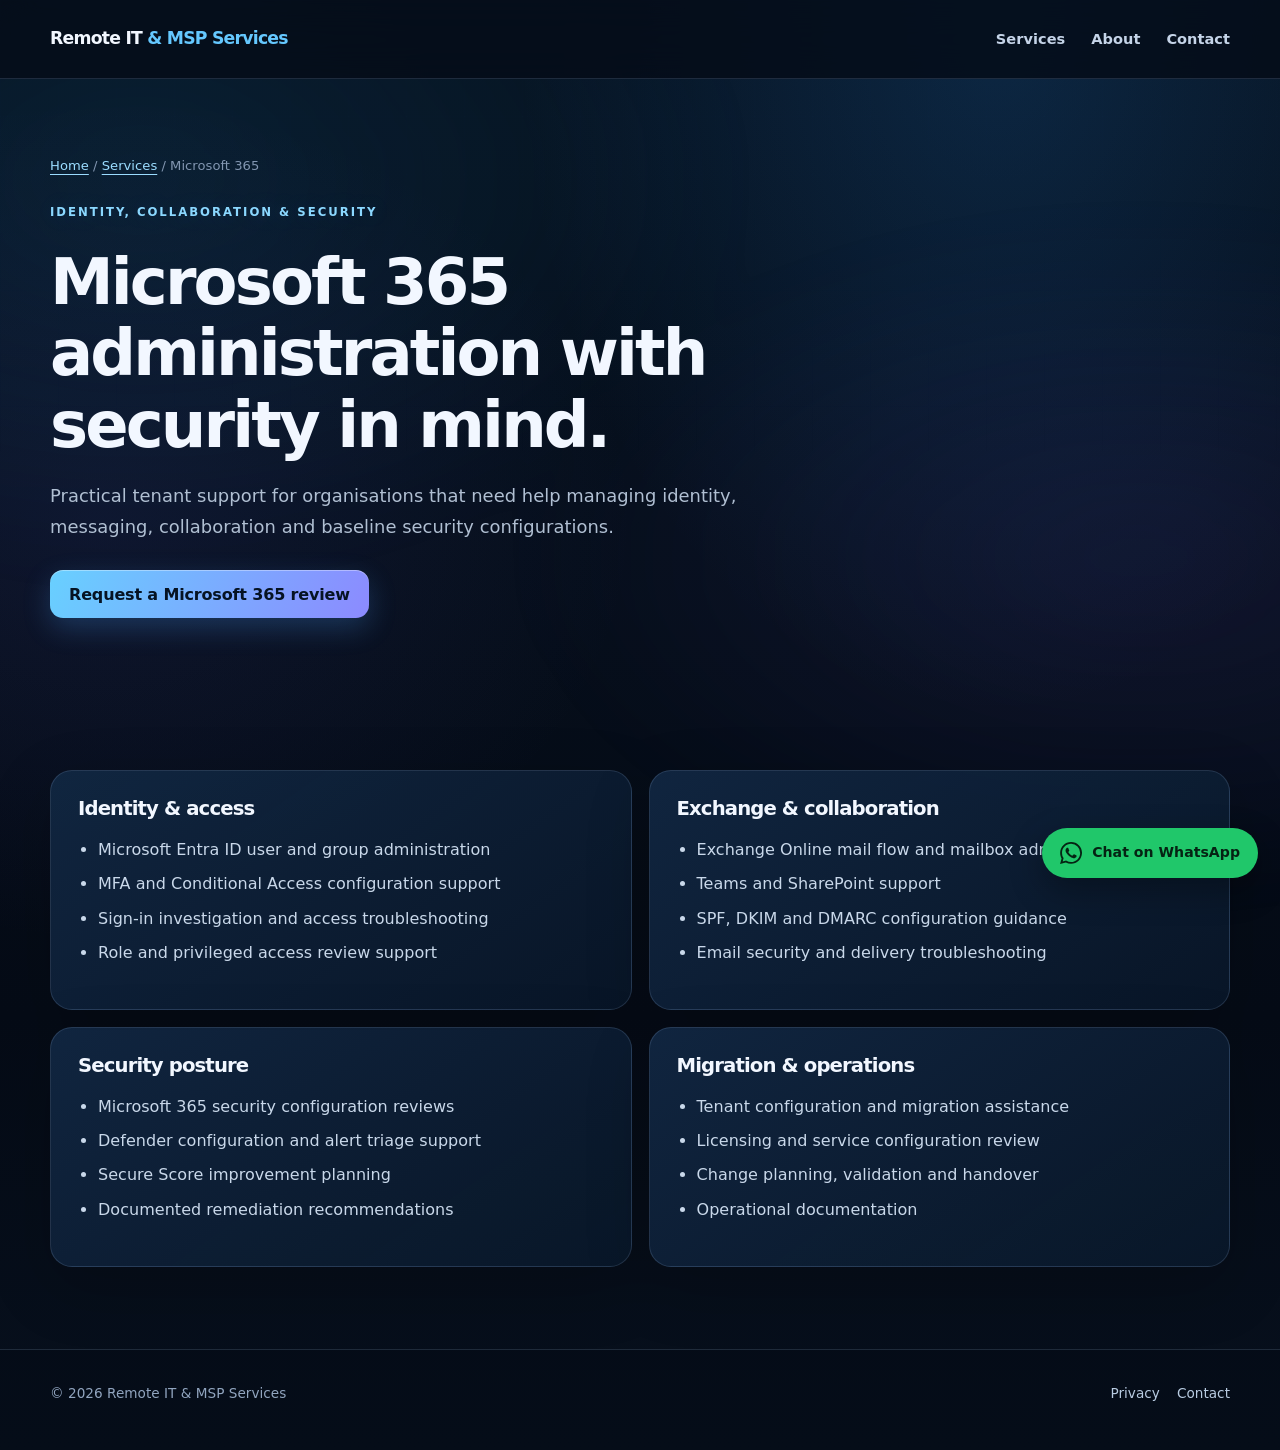
<file: services/microsoft-365.html>
<!doctype html><html lang="en"><head><meta charset="utf-8"><meta name="viewport" content="width=device-width,initial-scale=1"><title>Microsoft 365 & Entra ID Support | Remote IT & MSP Services</title><meta name="description" content="Remote Microsoft 365 administration and security support: Entra ID, Exchange Online, MFA, Conditional Access and email authentication."><link rel="canonical" href="https://remote-it-msp-services.abhisheksaini7171.workers.dev/services/microsoft-365.html"><link rel="stylesheet" href="../assets/css/site.css"></head><body><header class="site-header"><div class="container nav"><a class="brand" href="../index.html">Remote IT <span>& MSP Services</span></a><nav class="nav-links"><a href="index.html">Services</a><a href="../about.html">About</a><a href="../contact.html">Contact</a></nav><button class="menu-toggle" aria-expanded="false" aria-label="Toggle menu">☰</button></div></header><main><section class="page-hero container"><div class="breadcrumbs"><a href="../index.html">Home</a> / <a href="index.html">Services</a> / Microsoft 365</div><span class="eyebrow">Identity, collaboration & security</span><h1>Microsoft 365 administration with security in mind.</h1><p class="lead">Practical tenant support for organisations that need help managing identity, messaging, collaboration and baseline security configurations.</p><div class="actions"><a class="button primary" href="../contact.html?service=Microsoft%20365">Request a Microsoft 365 review</a></div></section><section class="section container"><div class="grid two"><article class="card"><h3>Identity & access</h3><ul><li>Microsoft Entra ID user and group administration</li><li>MFA and Conditional Access configuration support</li><li>Sign-in investigation and access troubleshooting</li><li>Role and privileged access review support</li></ul></article><article class="card"><h3>Exchange & collaboration</h3><ul><li>Exchange Online mail flow and mailbox administration</li><li>Teams and SharePoint support</li><li>SPF, DKIM and DMARC configuration guidance</li><li>Email security and delivery troubleshooting</li></ul></article><article class="card"><h3>Security posture</h3><ul><li>Microsoft 365 security configuration reviews</li><li>Defender configuration and alert triage support</li><li>Secure Score improvement planning</li><li>Documented remediation recommendations</li></ul></article><article class="card"><h3>Migration & operations</h3><ul><li>Tenant configuration and migration assistance</li><li>Licensing and service configuration review</li><li>Change planning, validation and handover</li><li>Operational documentation</li></ul></article></div></section></main><footer class="site-footer"><div class="container footer-row"><span>© 2026 Remote IT & MSP Services</span><div class="footer-links"><a href="../privacy.html">Privacy</a><a href="../contact.html">Contact</a></div></div></footer><script src="../assets/js/site.js"></script></body></html>
</file>
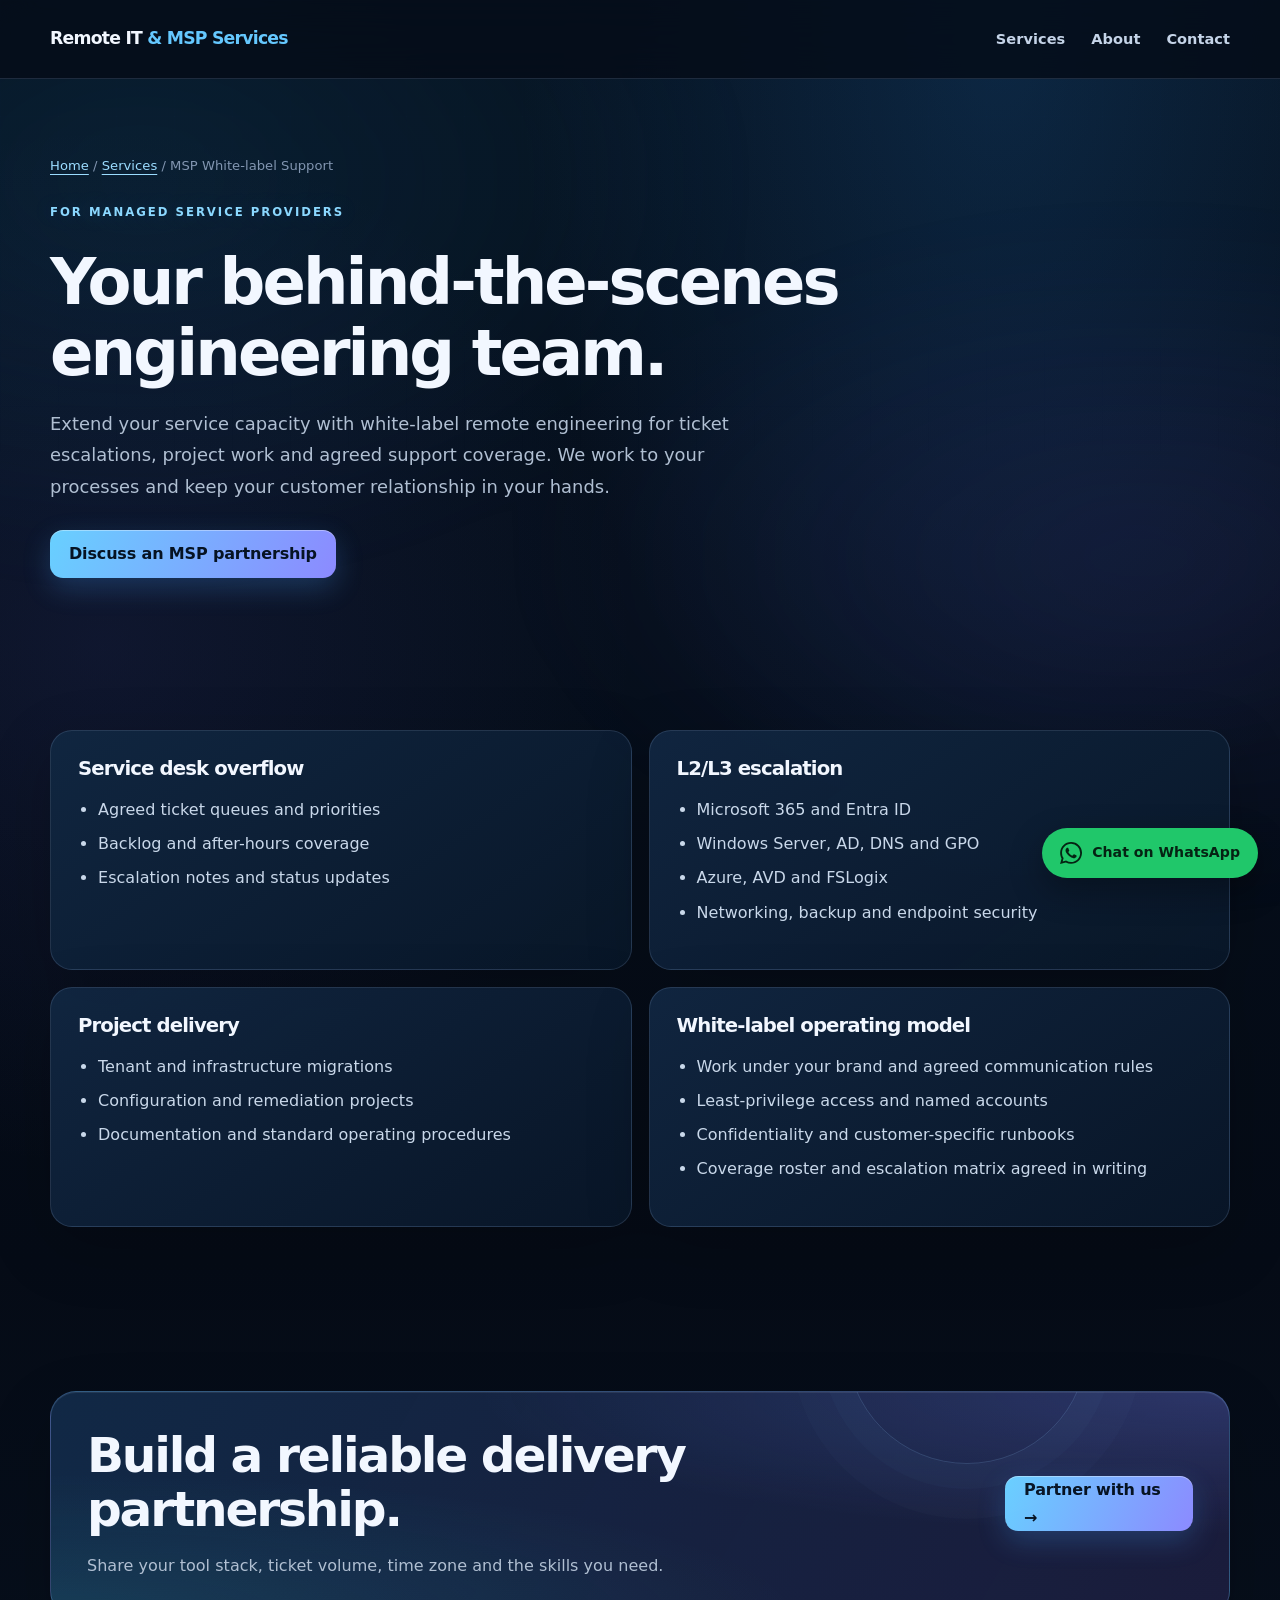
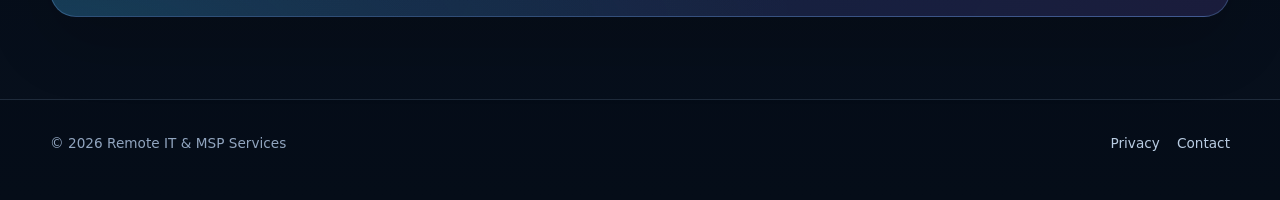
<file: services/msp-white-label-support.html>
<!doctype html><html lang="en"><head><meta charset="utf-8"><meta name="viewport" content="width=device-width,initial-scale=1"><title>MSP White-label Engineering Support | Remote IT & MSP Services</title><meta name="description" content="White-label remote engineering for MSPs worldwide: L2/L3 escalations, overflow support, Microsoft 365, Azure, RMM and project delivery."><link rel="canonical" href="https://remote-it-msp-services.abhisheksaini7171.workers.dev/services/msp-white-label-support.html"><link rel="stylesheet" href="../assets/css/site.css"></head><body><header class="site-header"><div class="container nav"><a class="brand" href="../index.html">Remote IT <span>& MSP Services</span></a><nav class="nav-links"><a href="index.html">Services</a><a href="../about.html">About</a><a href="../contact.html">Contact</a></nav><button class="menu-toggle" aria-expanded="false" aria-label="Toggle menu">☰</button></div></header><main><section class="page-hero container"><div class="breadcrumbs"><a href="../index.html">Home</a> / <a href="index.html">Services</a> / MSP White-label Support</div><span class="eyebrow">For managed service providers</span><h1>Your behind-the-scenes engineering team.</h1><p class="lead">Extend your service capacity with white-label remote engineering for ticket escalations, project work and agreed support coverage. We work to your processes and keep your customer relationship in your hands.</p><div class="actions"><a class="button primary" href="../contact.html?service=MSP%20White-label%20Support">Discuss an MSP partnership</a></div></section><section class="section container"><div class="grid two"><article class="card"><h3>Service desk overflow</h3><ul><li>Agreed ticket queues and priorities</li><li>Backlog and after-hours coverage</li><li>Escalation notes and status updates</li></ul></article><article class="card"><h3>L2/L3 escalation</h3><ul><li>Microsoft 365 and Entra ID</li><li>Windows Server, AD, DNS and GPO</li><li>Azure, AVD and FSLogix</li><li>Networking, backup and endpoint security</li></ul></article><article class="card"><h3>Project delivery</h3><ul><li>Tenant and infrastructure migrations</li><li>Configuration and remediation projects</li><li>Documentation and standard operating procedures</li></ul></article><article class="card"><h3>White-label operating model</h3><ul><li>Work under your brand and agreed communication rules</li><li>Least-privilege access and named accounts</li><li>Confidentiality and customer-specific runbooks</li><li>Coverage roster and escalation matrix agreed in writing</li></ul></article></div></section><section class="section container"><div class="band"><div><h2>Build a reliable delivery partnership.</h2><p>Share your tool stack, ticket volume, time zone and the skills you need.</p></div><a class="button primary" href="../contact.html?customer=MSP%20partner">Partner with us →</a></div></section></main><footer class="site-footer"><div class="container footer-row"><span>© 2026 Remote IT & MSP Services</span><div class="footer-links"><a href="../privacy.html">Privacy</a><a href="../contact.html">Contact</a></div></div></footer><script src="../assets/js/site.js"></script></body></html>
</file>
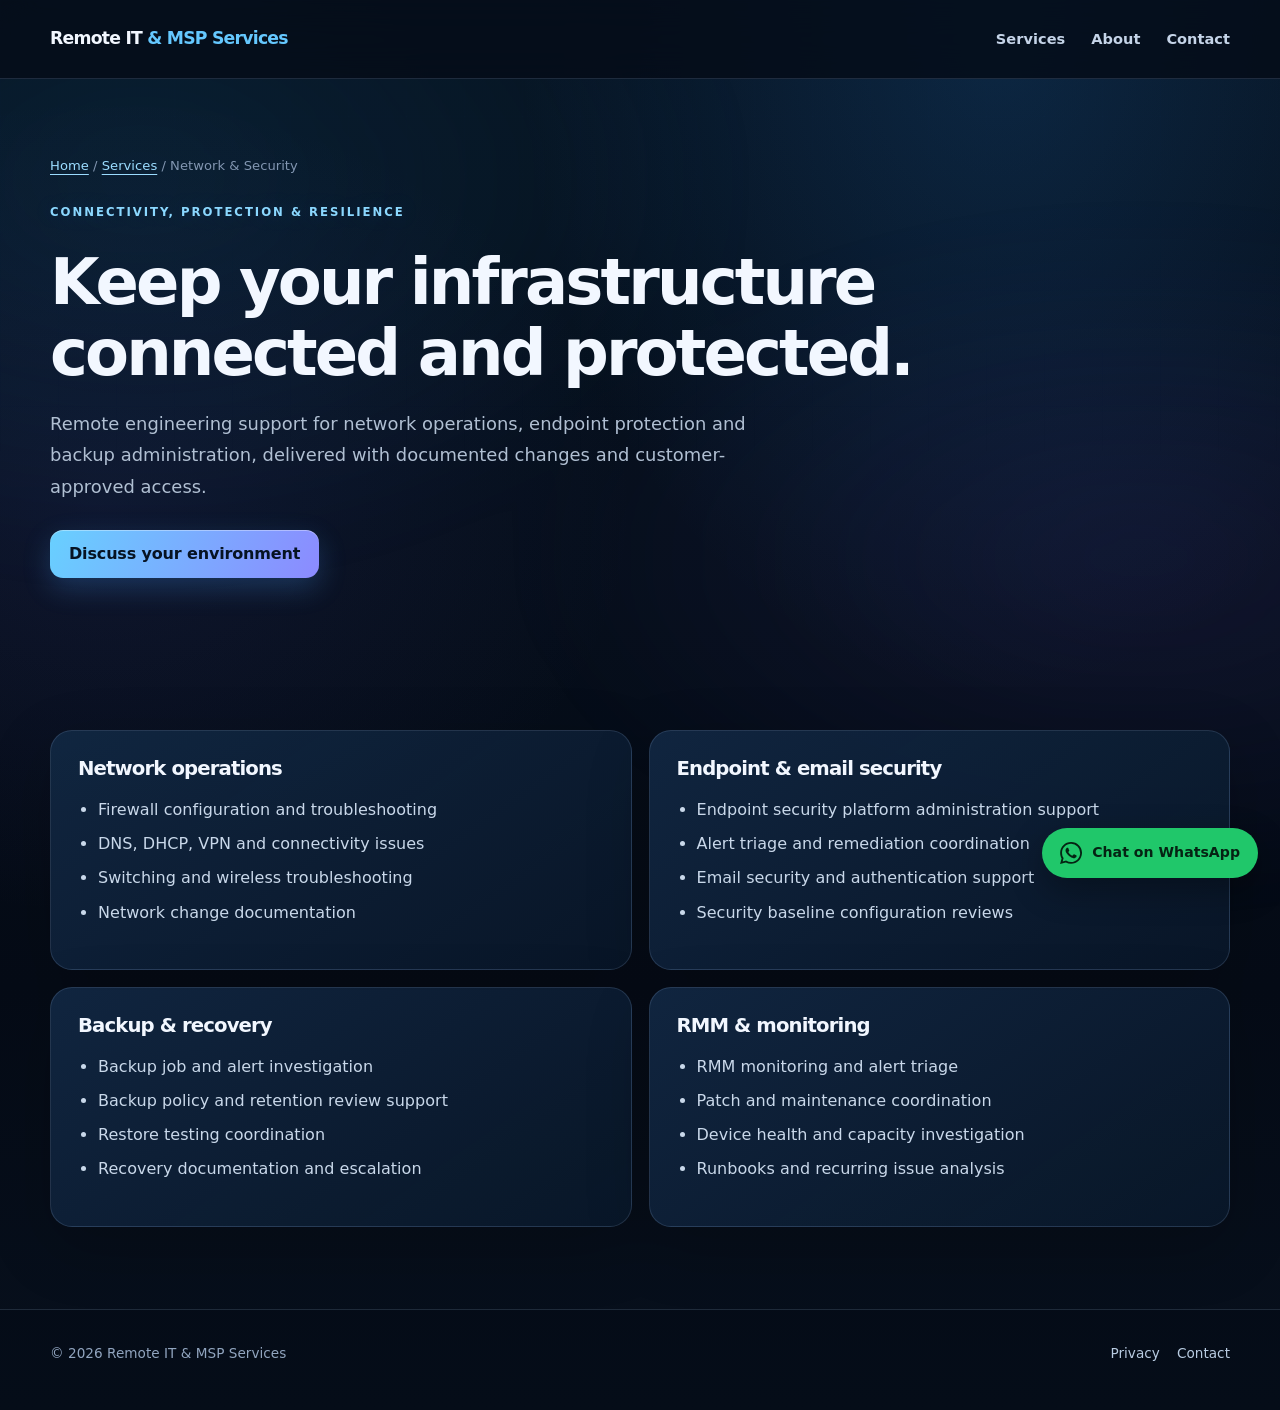
<file: services/network-security.html>
<!doctype html><html lang="en"><head><meta charset="utf-8"><meta name="viewport" content="width=device-width,initial-scale=1"><title>Network, Endpoint Security & Backup Support | Remote IT & MSP Services</title><meta name="description" content="Remote network and infrastructure support including firewalls, DNS, DHCP, endpoint security, RMM and backup operations."><link rel="canonical" href="https://remote-it-msp-services.abhisheksaini7171.workers.dev/services/network-security.html"><link rel="stylesheet" href="../assets/css/site.css"></head><body><header class="site-header"><div class="container nav"><a class="brand" href="../index.html">Remote IT <span>& MSP Services</span></a><nav class="nav-links"><a href="index.html">Services</a><a href="../about.html">About</a><a href="../contact.html">Contact</a></nav><button class="menu-toggle" aria-expanded="false" aria-label="Toggle menu">☰</button></div></header><main><section class="page-hero container"><div class="breadcrumbs"><a href="../index.html">Home</a> / <a href="index.html">Services</a> / Network & Security</div><span class="eyebrow">Connectivity, protection & resilience</span><h1>Keep your infrastructure connected and protected.</h1><p class="lead">Remote engineering support for network operations, endpoint protection and backup administration, delivered with documented changes and customer-approved access.</p><div class="actions"><a class="button primary" href="../contact.html?service=Network%20and%20Security">Discuss your environment</a></div></section><section class="section container"><div class="grid two"><article class="card"><h3>Network operations</h3><ul><li>Firewall configuration and troubleshooting</li><li>DNS, DHCP, VPN and connectivity issues</li><li>Switching and wireless troubleshooting</li><li>Network change documentation</li></ul></article><article class="card"><h3>Endpoint & email security</h3><ul><li>Endpoint security platform administration support</li><li>Alert triage and remediation coordination</li><li>Email security and authentication support</li><li>Security baseline configuration reviews</li></ul></article><article class="card"><h3>Backup & recovery</h3><ul><li>Backup job and alert investigation</li><li>Backup policy and retention review support</li><li>Restore testing coordination</li><li>Recovery documentation and escalation</li></ul></article><article class="card"><h3>RMM & monitoring</h3><ul><li>RMM monitoring and alert triage</li><li>Patch and maintenance coordination</li><li>Device health and capacity investigation</li><li>Runbooks and recurring issue analysis</li></ul></article></div></section></main><footer class="site-footer"><div class="container footer-row"><span>© 2026 Remote IT & MSP Services</span><div class="footer-links"><a href="../privacy.html">Privacy</a><a href="../contact.html">Contact</a></div></div></footer><script src="../assets/js/site.js"></script></body></html>
</file>
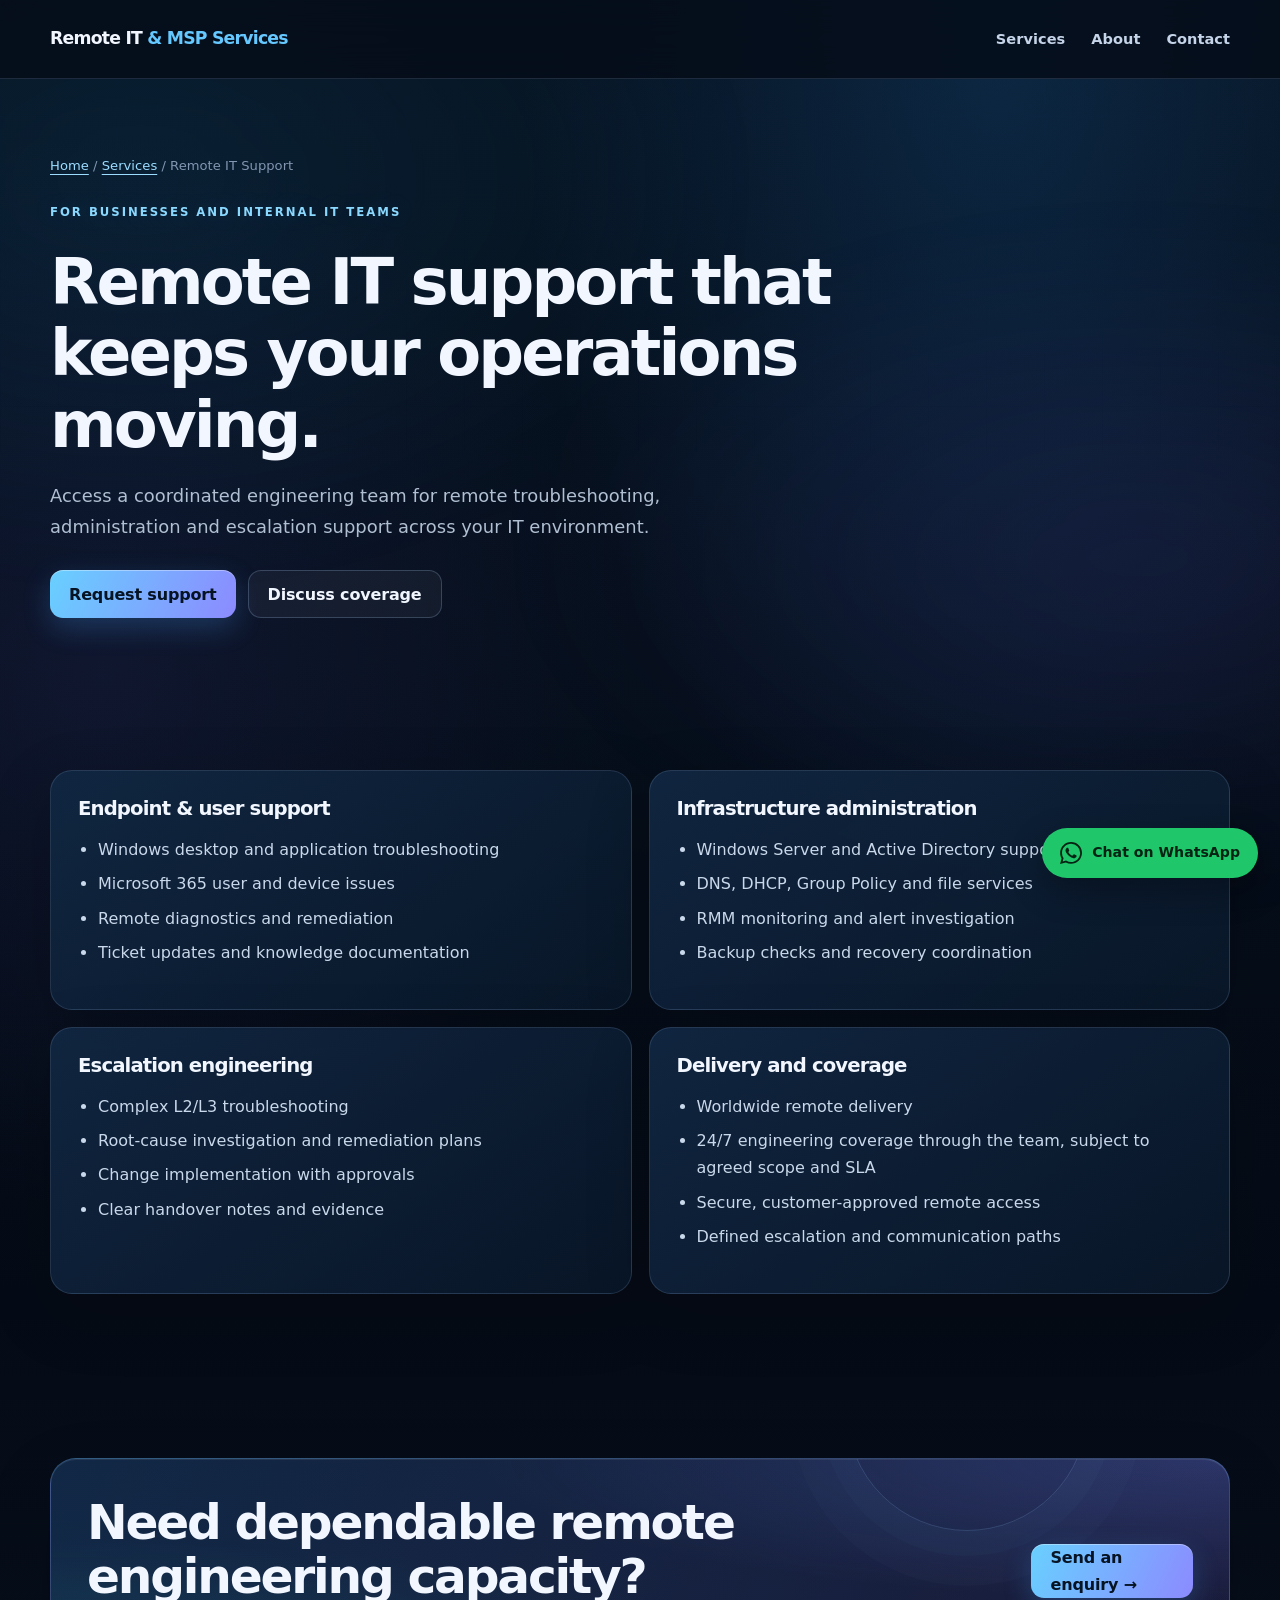
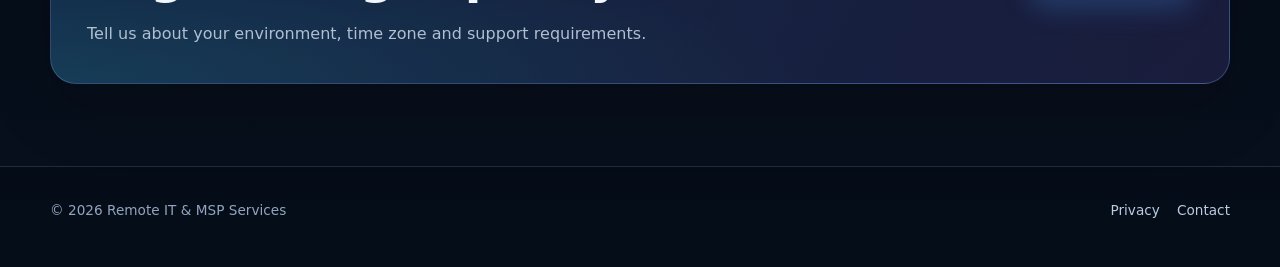
<file: services/remote-it-support.html>
<!doctype html><html lang="en"><head><meta charset="utf-8"><meta name="viewport" content="width=device-width,initial-scale=1"><title>Worldwide Remote IT Support | Remote IT & MSP Services</title><meta name="description" content="Remote L1/L2/L3 IT support, Windows troubleshooting, server administration and infrastructure operations for businesses worldwide."><link rel="canonical" href="https://remote-it-msp-services.abhisheksaini7171.workers.dev/services/remote-it-support.html"><link rel="stylesheet" href="../assets/css/site.css"></head><body><header class="site-header"><div class="container nav"><a class="brand" href="../index.html">Remote IT <span>& MSP Services</span></a><nav class="nav-links"><a href="index.html">Services</a><a href="../about.html">About</a><a href="../contact.html">Contact</a></nav><button class="menu-toggle" aria-expanded="false" aria-label="Toggle menu">☰</button></div></header><main><section class="page-hero container"><div class="breadcrumbs"><a href="../index.html">Home</a> / <a href="index.html">Services</a> / Remote IT Support</div><span class="eyebrow">For businesses and internal IT teams</span><h1>Remote IT support that keeps your operations moving.</h1><p class="lead">Access a coordinated engineering team for remote troubleshooting, administration and escalation support across your IT environment.</p><div class="actions"><a class="button primary" href="../contact.html?service=Remote%20IT%20Support">Request support</a><a class="button secondary" href="../contact.html">Discuss coverage</a></div></section><section class="section container"><div class="grid two"><article class="card"><h3>Endpoint & user support</h3><ul><li>Windows desktop and application troubleshooting</li><li>Microsoft 365 user and device issues</li><li>Remote diagnostics and remediation</li><li>Ticket updates and knowledge documentation</li></ul></article><article class="card"><h3>Infrastructure administration</h3><ul><li>Windows Server and Active Directory support</li><li>DNS, DHCP, Group Policy and file services</li><li>RMM monitoring and alert investigation</li><li>Backup checks and recovery coordination</li></ul></article><article class="card"><h3>Escalation engineering</h3><ul><li>Complex L2/L3 troubleshooting</li><li>Root-cause investigation and remediation plans</li><li>Change implementation with approvals</li><li>Clear handover notes and evidence</li></ul></article><article class="card"><h3>Delivery and coverage</h3><ul><li>Worldwide remote delivery</li><li>24/7 engineering coverage through the team, subject to agreed scope and SLA</li><li>Secure, customer-approved remote access</li><li>Defined escalation and communication paths</li></ul></article></div></section><section class="section container"><div class="band"><div><h2>Need dependable remote engineering capacity?</h2><p>Tell us about your environment, time zone and support requirements.</p></div><a class="button primary" href="../contact.html?service=Remote%20IT%20Support">Send an enquiry →</a></div></section></main><footer class="site-footer"><div class="container footer-row"><span>© 2026 Remote IT & MSP Services</span><div class="footer-links"><a href="../privacy.html">Privacy</a><a href="../contact.html">Contact</a></div></div></footer><script src="../assets/js/site.js"></script></body></html>
</file>
<file: assets/css/site.css>
:root{color-scheme:dark;--bg:#07101f;--bg-deep:#050b16;--panel:#0d1b30;--panel-2:#10233c;--text:#f2f7ff;--muted:#b0bfd2;--soft:#8296b1;--line:rgba(169,201,238,.16);--blue:#65c8ff;--cyan:#4de0d0;--violet:#9285ff;--green:#65e0ad;--max:1180px;--radius:22px}
*{box-sizing:border-box}
html{scroll-behavior:smooth;scroll-padding-top:90px}
body{margin:0;min-width:320px;background:radial-gradient(ellipse at 80% -15%,rgba(46,112,190,.22),transparent 38%),radial-gradient(ellipse at 0% 32%,rgba(50,94,170,.13),transparent 34%),linear-gradient(180deg,var(--bg),var(--bg-deep));color:var(--text);font:16px/1.7 Inter,ui-sans-serif,system-ui,-apple-system,"Segoe UI",sans-serif;letter-spacing:.002em}
body:before{content:"";position:fixed;inset:0;z-index:-1;pointer-events:none;opacity:.17;background-image:linear-gradient(rgba(120,170,220,.07) 1px,transparent 1px),linear-gradient(90deg,rgba(120,170,220,.07) 1px,transparent 1px);background-size:58px 58px;mask-image:linear-gradient(to bottom,black,transparent 72%)}
a{color:var(--blue);text-underline-offset:4px}
a:hover{color:#b6e9ff}
button,input,select,textarea{font:inherit}
.container{width:min(calc(100% - 44px),var(--max));margin-inline:auto}
.site-header{position:sticky;top:0;z-index:30;background:rgba(5,12,24,.84);backdrop-filter:blur(18px);border-bottom:1px solid var(--line)}
.nav{min-height:78px;display:flex;align-items:center;justify-content:space-between;gap:22px}
.brand{color:var(--text);text-decoration:none;font-weight:900;letter-spacing:-.045em;font-size:1.08rem;white-space:nowrap}
.brand span{color:var(--blue)}
.nav-links{display:flex;align-items:center;gap:26px}
.nav-links a{color:#c5d4e8;text-decoration:none;font-size:.91rem;font-weight:650;transition:color .2s}
.nav-links a:hover,.nav-links a[aria-current=page]{color:#fff}
.nav-cta,.button{display:inline-flex;align-items:center;justify-content:center;gap:9px;min-height:48px;padding:0 19px;border:1px solid var(--line);border-radius:13px;text-decoration:none;font-weight:800;letter-spacing:-.01em;transition:transform .25s,border-color .25s,box-shadow .25s,background .25s}
.nav-cta,.button.primary{background:linear-gradient(115deg,#68d0ff,#8c8aff);color:#061323;border:0;box-shadow:0 8px 26px rgba(75,163,255,.16)}
.button.secondary{background:rgba(255,255,255,.045);color:var(--text);border-color:rgba(174,206,244,.23)}
.button:hover,.nav-cta:hover{transform:translateY(-3px);box-shadow:0 14px 32px rgba(67,164,255,.2);color:#061323}
.button.secondary:hover{color:#fff;background:rgba(105,181,255,.12);border-color:rgba(105,181,255,.55)}
.menu-toggle{display:none;background:rgba(255,255,255,.05);border:1px solid var(--line);color:var(--text);border-radius:11px;padding:8px 12px;font-size:1.2rem;cursor:pointer}
.hero{position:relative;isolation:isolate;padding:104px 0 86px;overflow:hidden}
.hero:before,.hero:after{content:"";position:absolute;z-index:-1;border-radius:50%;pointer-events:none;filter:blur(2px)}
.hero:before{width:460px;height:460px;right:-8%;top:-5%;background:radial-gradient(circle,rgba(62,161,255,.17),transparent 68%);animation:float-orb 15s ease-in-out infinite}
.hero:after{width:340px;height:340px;left:22%;bottom:-30%;background:radial-gradient(circle,rgba(123,107,255,.13),transparent 70%);animation:float-orb 18s ease-in-out infinite reverse}
@keyframes float-orb{0%,100%{transform:translate3d(0,0,0)}50%{transform:translate3d(22px,-20px,0)}}
.hero-grid{display:grid;grid-template-columns:1.06fr .94fr;gap:52px;align-items:center}
.eyebrow{display:inline-block;color:#8bd8ff;font-size:.73rem;font-weight:900;letter-spacing:.17em;text-transform:uppercase}
.availability{display:inline-flex;align-items:center;gap:9px;border:1px solid var(--line);background:rgba(255,255,255,.045);padding:8px 13px;border-radius:999px;font-size:.75rem;color:#d4e2f4;line-height:1.45}
.availability i,.live-indicator i{width:8px;height:8px;border-radius:50%;background:var(--green);box-shadow:0 0 14px rgba(101,224,173,.85);flex:none}
h1,h2,h3{line-height:1.12;letter-spacing:-.045em}
h1{font-size:clamp(2.75rem,5.7vw,5.05rem);margin:22px 0 18px;max-width:760px}
h2{font-size:clamp(1.9rem,3.8vw,3.05rem);margin:0 0 16px}
h3{font-size:1.23rem;margin:0 0 12px}
.lead{font-size:clamp(1.05rem,1.4vw,1.2rem);max-width:700px;color:var(--muted);line-height:1.75}
.actions{display:flex;gap:12px;flex-wrap:wrap;margin:28px 0}
.proof{display:flex;flex-wrap:wrap;gap:9px;margin-top:25px}
.proof span,.pill{border:1px solid var(--line);border-radius:999px;padding:7px 11px;color:#c6d6e9;font-size:.76rem;background:rgba(255,255,255,.035)}
.hero-panel,.card,.info-panel,.form-panel{border:1px solid var(--line);border-radius:var(--radius);background:linear-gradient(145deg,rgba(17,39,66,.94),rgba(9,23,41,.92));padding:27px;box-shadow:0 20px 65px rgba(0,0,0,.2)}
.hero-panel{position:relative;overflow:hidden;animation:panel-in .85s cubic-bezier(.2,.75,.25,1) both}
@keyframes panel-in{from{opacity:0;transform:translateY(22px) scale(.985)}to{opacity:1;transform:translateY(0) scale(1)}}
.panel-topline{display:flex;align-items:center;justify-content:space-between;gap:12px}
.live-indicator{display:inline-flex;align-items:center;gap:8px;color:#b9cce1;font-size:.72rem;font-weight:750}
.globe-wrap{position:relative;margin:6px -12px 0;min-height:290px;display:grid;place-items:center;overflow:hidden}
.global-globe{width:min(100%,510px);height:auto;overflow:visible}
.global-globe ellipse:first-of-type{animation:globe-pulse 5s ease-in-out infinite}
@keyframes globe-pulse{50%{stroke-opacity:1}}
.orbit-line{animation:dash-flow 16s linear infinite}
@keyframes dash-flow{to{stroke-dashoffset:-180}}
.map-nodes circle{fill:#70e1ff;stroke:#c5f4ff;stroke-width:2;filter:drop-shadow(0 0 8px #4ecfff);animation:node-pulse 2.6s ease-in-out infinite}
.map-nodes circle:nth-child(2n){animation-delay:.7s}
@keyframes node-pulse{50%{opacity:.45;r:4}}
.map-label{position:absolute;color:#a9c9e7;font-size:.58rem;letter-spacing:.13em;font-weight:850}
.label-na{left:9%;top:43%}.label-eu{left:55%;top:21%}.label-apac{right:5%;top:51%}
.coverage-list{display:grid;gap:13px;margin-top:12px}
.coverage-row{display:flex;justify-content:space-between;gap:16px;border-bottom:1px solid var(--line);padding:0 0 12px}
.coverage-row:last-child{border:0;padding-bottom:0}
.coverage-row strong{color:#f0f6ff}.coverage-row span{color:var(--muted);text-align:right}
.panel-footnote{font-size:.76rem;color:var(--soft);margin:18px 0 0}
.section{padding:82px 0;scroll-margin-top:88px}
.section-head{max-width:790px;margin-bottom:35px}
.section-head p,.muted{color:var(--muted)}
.section-head h2{margin-top:8px}
.grid{display:grid;grid-template-columns:repeat(3,minmax(0,1fr));gap:17px}
.grid.two{grid-template-columns:repeat(2,minmax(0,1fr))}
.card{position:relative;min-width:0;transition:transform .28s,border-color .28s,box-shadow .28s}
.card:hover,.audience:hover,.step:hover{transform:translateY(-5px);border-color:rgba(101,200,255,.48);box-shadow:0 22px 44px rgba(0,0,0,.25)}
.card p{color:var(--muted)}
.card a:not(.button){display:inline-block;margin-top:8px;font-weight:800;text-decoration:none}
.card .icon{width:43px;height:43px;display:grid;place-items:center;border-radius:13px;background:linear-gradient(140deg,rgba(92,200,255,.18),rgba(142,128,255,.16));border:1px solid rgba(117,194,255,.22);color:#a5e5ff;font-size:1.25rem;margin-bottom:19px}
.card ul{padding-left:20px;color:#c9d8ea}.card li{margin:7px 0}
.split{display:grid;grid-template-columns:1fr 1fr;gap:18px}
.audience{background:linear-gradient(145deg,rgba(18,42,70,.9),rgba(10,24,43,.94));border:1px solid var(--line);border-radius:var(--radius);padding:30px;transition:transform .28s,border-color .28s,box-shadow .28s}
.audience h3{font-size:1.55rem;margin-top:8px}
.audience ul{color:#c9d8ea;padding-left:20px;margin:20px 0 24px}
.steps{display:grid;grid-template-columns:repeat(3,1fr);gap:16px}
.step{border:1px solid var(--line);border-radius:18px;padding:25px;background:rgba(255,255,255,.035);transition:transform .28s,border-color .28s,box-shadow .28s}
.step h3:before{display:inline-grid;place-items:center;width:28px;height:28px;margin-right:10px;border-radius:9px;background:rgba(96,198,255,.13);color:var(--blue);font-size:.8rem;content:counter(step)}
.steps{counter-reset:step}.step{counter-increment:step}
.band{background:radial-gradient(ellipse at 90% 0%,rgba(100,194,255,.2),transparent 50%),linear-gradient(120deg,rgba(38,91,151,.35),rgba(80,66,151,.24));border:1px solid rgba(125,184,255,.27);border-radius:26px;padding:36px;display:flex;justify-content:space-between;align-items:center;gap:24px}
.band p{color:var(--muted);margin-bottom:0}
.tags{display:flex;flex-wrap:wrap;gap:10px}
.tag{padding:9px 13px;border:1px solid var(--line);border-radius:999px;color:#d0deef;font-size:.84rem;background:rgba(255,255,255,.035);transition:transform .22s,border-color .22s}
.tag:hover{transform:translateY(-3px);border-color:rgba(101,200,255,.55)}
.page-hero{padding:76px 0 42px}
.page-hero h1{font-size:clamp(2.5rem,5vw,4.45rem);max-width:940px}
.breadcrumbs{font-size:.82rem;color:var(--soft);margin-bottom:20px}
.breadcrumbs a{color:#9bdcff}
.contact-layout{display:grid;grid-template-columns:.82fr 1.18fr;gap:20px;align-items:start}
.info-panel,.form-panel{padding:30px}
.form-grid{display:grid;grid-template-columns:1fr 1fr;gap:15px}
.field{display:grid;gap:7px;min-width:0}
.field.full{grid-column:1/-1}
label{font-size:.84rem;font-weight:750;color:#dce8f7}
input,select,textarea{width:100%;min-width:0;background:#071526;color:#f2f7ff;border:1px solid rgba(165,199,235,.23);border-radius:11px;padding:13px 14px;font:inherit}
input:focus,select:focus,textarea:focus{outline:2px solid rgba(101,200,255,.55);outline-offset:2px;border-color:var(--blue)}
input::placeholder,textarea::placeholder{color:#8094ad}
select option{background:#0c1b2e;color:#fff}
textarea{min-height:135px;resize:vertical}
.checks{display:flex;flex-wrap:wrap;gap:9px}
.checks label{display:flex;align-items:center;gap:7px;padding:8px 10px;border:1px solid var(--line);border-radius:999px;font-size:.78rem;font-weight:550;background:rgba(255,255,255,.025)}
.checks input{width:auto;accent-color:#69cfff}
.note{font-size:.78rem;color:var(--soft)}
.site-footer{border-top:1px solid var(--line);padding:32px 0 45px;color:#91a5bf;font-size:.85rem;background:rgba(3,9,18,.35)}
.footer-row{display:flex;justify-content:space-between;gap:18px;flex-wrap:wrap}
.footer-links{display:flex;gap:17px;flex-wrap:wrap}
.footer-links a{color:#b9cce2;text-decoration:none}.footer-links a:hover{color:#fff}
.notice{padding:15px 17px;border:1px solid rgba(101,224,173,.35);border-radius:13px;background:rgba(48,153,112,.12);color:#d4ffeb;margin-bottom:18px}
.legal{max-width:900px}.legal h2{font-size:1.55rem;margin-top:36px}.legal p,.legal li{color:var(--muted)}
.reveal-ready .reveal{opacity:0;transform:translateY(20px);transition:opacity .65s ease,transform .65s cubic-bezier(.2,.7,.2,1)}
.reveal-ready .reveal.is-visible{opacity:1;transform:translateY(0)}
.whatsapp-float{position:fixed;right:22px;bottom:22px;z-index:50;display:flex;align-items:center;gap:10px;padding:13px 18px;border-radius:999px;background:#20c76a;color:#052313;text-decoration:none;font-weight:850;box-shadow:0 12px 34px rgba(0,0,0,.32);transition:transform .22s,box-shadow .22s}
.whatsapp-float:hover{transform:translateY(-4px);box-shadow:0 16px 38px rgba(32,199,106,.28);color:#052313}
.whatsapp-float svg{width:22px;height:22px;flex:none}.whatsapp-float span{font-size:.88rem}
@media(max-width:980px){.hero-grid{grid-template-columns:1fr;gap:35px}.hero-panel{max-width:720px}.nav-links{gap:16px}.grid{grid-template-columns:repeat(2,minmax(0,1fr))}}
@media(max-width:760px){.nav{min-height:70px}.nav-cta{display:none}.menu-toggle{display:block}.nav-links{display:none;position:absolute;top:70px;left:0;right:0;background:rgba(5,13,25,.98);padding:18px 24px 24px;border-bottom:1px solid var(--line);flex-direction:column;align-items:flex-start}.nav-links.open{display:flex}.nav-links a{width:100%;padding:7px 0}.hero{padding:76px 0 58px}.section{padding:64px 0}.steps{grid-template-columns:1fr}.band{align-items:flex-start;flex-direction:column}.contact-layout{grid-template-columns:1fr}}
@media(max-width:580px){.container{width:min(calc(100% - 30px),var(--max))}.brand{font-size:.98rem}.availability{font-size:.68rem;align-items:flex-start}.hero{padding-top:60px}h1{font-size:clamp(2.45rem,12vw,3.65rem)}.grid,.grid.two,.split,.form-grid{grid-template-columns:1fr}.field.full{grid-column:auto}.actions{gap:10px}.actions .button{width:100%}.coverage-row{flex-direction:column;gap:2px}.coverage-row span{text-align:left}.hero-panel,.card,.info-panel,.form-panel{padding:22px}.audience{padding:23px}.band{padding:25px}.globe-wrap{min-height:230px}.map-label{font-size:.5rem}.whatsapp-float{right:14px;bottom:14px;padding:12px}.whatsapp-float span{display:none}.footer-row{flex-direction:column}}
@media(prefers-reduced-motion:reduce){html{scroll-behavior:auto}*,*:before,*:after{animation-duration:.01ms!important;animation-iteration-count:1!important;transition-duration:.01ms!important}.reveal-ready .reveal{opacity:1;transform:none}}


/* ===== Premium motion and interaction layer ===== */
:root{
  --premium-glow:rgba(75,190,255,.22);
  --premium-violet:rgba(137,112,255,.18);
  --premium-ease:cubic-bezier(.2,.75,.2,1);
}
body{background-color:#050b16;background-image:radial-gradient(ellipse at 78% 2%,rgba(31,112,190,.22),transparent 34%),radial-gradient(ellipse at 8% 36%,rgba(78,74,177,.13),transparent 32%),linear-gradient(180deg,#071321 0%,#050b16 70%,#07101d 100%)}
body:after{content:"";position:fixed;inset:-25%;z-index:-2;pointer-events:none;background:radial-gradient(ellipse at 24% 30%,rgba(30,148,213,.11),transparent 29%),radial-gradient(ellipse at 76% 58%,rgba(117,85,224,.10),transparent 30%);filter:blur(42px);animation:aurora-drift 24s ease-in-out infinite alternate}
@keyframes aurora-drift{0%{transform:translate3d(-2%,0,0) rotate(-4deg) scale(1)}100%{transform:translate3d(3%,-2%,0) rotate(5deg) scale(1.08)}}
.scroll-progress{position:fixed;left:0;top:0;height:3px;width:0;z-index:100;background:linear-gradient(90deg,#54d8ff,#8c83ff,#61e5c0);box-shadow:0 0 16px rgba(84,216,255,.65);transform-origin:left}
.site-header{transition:background .3s,border-color .3s,box-shadow .3s}
.site-header.is-scrolled{background:rgba(4,10,21,.94);border-color:rgba(104,196,255,.24);box-shadow:0 12px 35px rgba(0,0,0,.22)}
.hero{padding-top:112px;padding-bottom:100px}
.hero:before{width:600px;height:600px;right:-4%;top:-13%;background:radial-gradient(circle,rgba(48,163,255,.23),rgba(91,91,224,.07) 38%,transparent 69%);filter:blur(9px)}
.hero:after{width:480px;height:480px;left:12%;bottom:-38%;background:radial-gradient(circle,rgba(64,217,210,.10),transparent 70%);filter:blur(18px)}
.hero-grid>div:first-child{animation:hero-copy-in .9s var(--premium-ease) both}
@keyframes hero-copy-in{from{opacity:0;transform:translateY(30px);filter:blur(5px)}to{opacity:1;transform:translateY(0);filter:blur(0)}}
.hero h1{background:linear-gradient(105deg,#fff 5%,#c6eaff 46%,#9f9aff 88%);background-clip:text;-webkit-background-clip:text;color:transparent;text-wrap:balance}
.hero .availability{border-color:rgba(102,205,255,.3);background:linear-gradient(110deg,rgba(67,159,222,.13),rgba(117,100,218,.09));box-shadow:inset 0 1px rgba(255,255,255,.06),0 8px 28px rgba(0,0,0,.12)}
.hero-panel,.card,.audience,.step,.info-panel,.form-panel{position:relative;isolation:isolate;overflow:hidden}
.hero-panel{border-color:rgba(111,191,255,.28);background:linear-gradient(145deg,rgba(17,43,75,.86),rgba(8,19,37,.94));box-shadow:0 30px 90px rgba(0,0,0,.34),0 0 55px rgba(46,135,218,.09),inset 0 1px rgba(255,255,255,.08)}
.hero-panel:before,.card:before,.audience:before,.step:before,.info-panel:before,.form-panel:before{content:"";position:absolute;inset:0;z-index:-1;pointer-events:none;background:radial-gradient(380px circle at var(--spot-x,50%) var(--spot-y,0%),rgba(88,190,255,.14),transparent 58%);opacity:0;transition:opacity .35s}
.hero-panel:hover:before,.card:hover:before,.audience:hover:before,.step:hover:before,.info-panel:hover:before,.form-panel:hover:before{opacity:1}
.global-globe{filter:drop-shadow(0 0 24px rgba(63,170,255,.15));animation:globe-hover 8s ease-in-out infinite}
@keyframes globe-hover{0%,100%{transform:translateY(0) rotate(-.4deg)}50%{transform:translateY(-8px) rotate(.5deg)}}
.orbit-line{stroke-dasharray:3 9;animation:dash-flow 12s linear infinite}
.map-nodes circle{filter:drop-shadow(0 0 11px #4ecfff)}
.card,.audience,.step{transform:translateZ(0);transition:transform .4s var(--premium-ease),border-color .35s,box-shadow .4s,background .35s}
.card:hover,.audience:hover,.step:hover{transform:translateY(-8px);border-color:rgba(105,207,255,.55);box-shadow:0 26px 58px rgba(0,0,0,.3),0 0 30px rgba(55,148,229,.08)}
.card .icon{box-shadow:0 8px 25px rgba(73,156,236,.13);transition:transform .35s var(--premium-ease),box-shadow .35s}
.card:hover .icon{transform:translateY(-3px) rotate(-4deg) scale(1.06);box-shadow:0 12px 30px rgba(73,156,236,.22)}
.button,.nav-cta{position:relative;overflow:hidden;isolation:isolate;transition:transform .3s var(--premium-ease),box-shadow .3s,border-color .3s,background .3s}
.button:after,.nav-cta:after{content:"";position:absolute;inset:-60% auto -60% -45%;width:35%;z-index:-1;transform:skewX(-22deg);background:linear-gradient(90deg,transparent,rgba(255,255,255,.38),transparent);transition:left .65s var(--premium-ease)}
.button:hover:after,.nav-cta:hover:after{left:125%}
.button.primary{box-shadow:0 10px 28px rgba(74,162,255,.24),inset 0 1px rgba(255,255,255,.35)}
.button.primary:hover,.nav-cta:hover{box-shadow:0 16px 40px rgba(74,162,255,.34),0 0 0 4px rgba(94,184,255,.08)}
.band{position:relative;overflow:hidden;background:radial-gradient(ellipse at 100% 0%,rgba(110,139,255,.23),transparent 45%),radial-gradient(ellipse at 0% 100%,rgba(55,207,208,.12),transparent 45%),linear-gradient(120deg,rgba(38,91,151,.36),rgba(80,66,151,.27));box-shadow:0 24px 65px rgba(0,0,0,.18),inset 0 1px rgba(255,255,255,.08)}
.band:after{content:"";position:absolute;width:240px;height:240px;right:12%;top:-170px;border:1px solid rgba(142,205,255,.18);border-radius:50%;box-shadow:0 0 0 25px rgba(142,205,255,.025),0 0 0 55px rgba(142,205,255,.02);pointer-events:none}
.section-head h2{ text-wrap:balance }
.eyebrow{ text-shadow:0 0 22px rgba(94,194,255,.24) }
.proof span,.tag{transition:transform .28s var(--premium-ease),border-color .28s,background .28s,box-shadow .28s}
.proof span:hover,.tag:hover{transform:translateY(-3px);border-color:rgba(102,203,255,.5);background:rgba(83,164,233,.09);box-shadow:0 8px 24px rgba(0,0,0,.14)}
.reveal-ready .hero-grid>div:first-child>*{opacity:0;animation:hero-copy-in .8s var(--premium-ease) forwards}
.reveal-ready .hero-grid>div:first-child>*:nth-child(1){animation-delay:.05s}
.reveal-ready .hero-grid>div:first-child>*:nth-child(2){animation-delay:.14s}
.reveal-ready .hero-grid>div:first-child>*:nth-child(3){animation-delay:.23s}
.reveal-ready .hero-grid>div:first-child>*:nth-child(4){animation-delay:.34s}
.reveal-ready .hero-grid>div:first-child>*:nth-child(5){animation-delay:.43s}
.reveal-ready .hero-grid>div:first-child>*:nth-child(6){animation-delay:.52s}
.reveal-ready .reveal{transition-duration:.8s}
.whatsapp-float{box-shadow:0 12px 34px rgba(0,0,0,.32),0 0 0 0 rgba(32,199,106,.35);animation:whatsapp-ring 3.4s ease-out infinite}
@keyframes whatsapp-ring{0%,70%,100%{box-shadow:0 12px 34px rgba(0,0,0,.32),0 0 0 0 rgba(32,199,106,0)}82%{box-shadow:0 12px 34px rgba(0,0,0,.32),0 0 0 10px rgba(32,199,106,.12)}}
input,select,textarea{transition:border-color .25s,box-shadow .25s,background .25s}
input:focus,select:focus,textarea:focus{background:#091a30;box-shadow:0 0 0 4px rgba(101,200,255,.08)}
@media(max-width:760px){.hero{padding-top:76px;padding-bottom:64px}.hero:before{width:360px;height:360px}.hero-grid{gap:28px}.hero-panel{box-shadow:0 20px 50px rgba(0,0,0,.28)}}
@media(prefers-reduced-motion:reduce){
 body:after,.global-globe,.whatsapp-float{animation:none!important}
 .reveal-ready .hero-grid>div:first-child>*{opacity:1;animation:none}
 .button:after,.nav-cta:after{display:none}
}


/* Conversion-focused engagement cards and accessible FAQ disclosure */
.faq-list{display:grid;gap:12px;max-width:900px}
.faq-list details{border:1px solid var(--line);border-radius:15px;background:rgba(255,255,255,.035);padding:18px 20px}
.faq-list summary{cursor:pointer;color:var(--text);font-weight:800;list-style:none;display:flex;align-items:center;justify-content:space-between;gap:16px}
.faq-list summary::-webkit-details-marker{display:none}
.faq-list summary:after{content:"+";color:var(--blue);font-size:1.35rem;line-height:1}
.faq-list details[open] summary:after{content:"−"}
.faq-list details p{color:var(--muted);margin:13px 0 2px;max-width:780px}
.card .note{color:var(--soft);font-size:.78rem}
@media(prefers-reduced-motion:reduce){.faq-list details{scroll-behavior:auto}}
</file>
